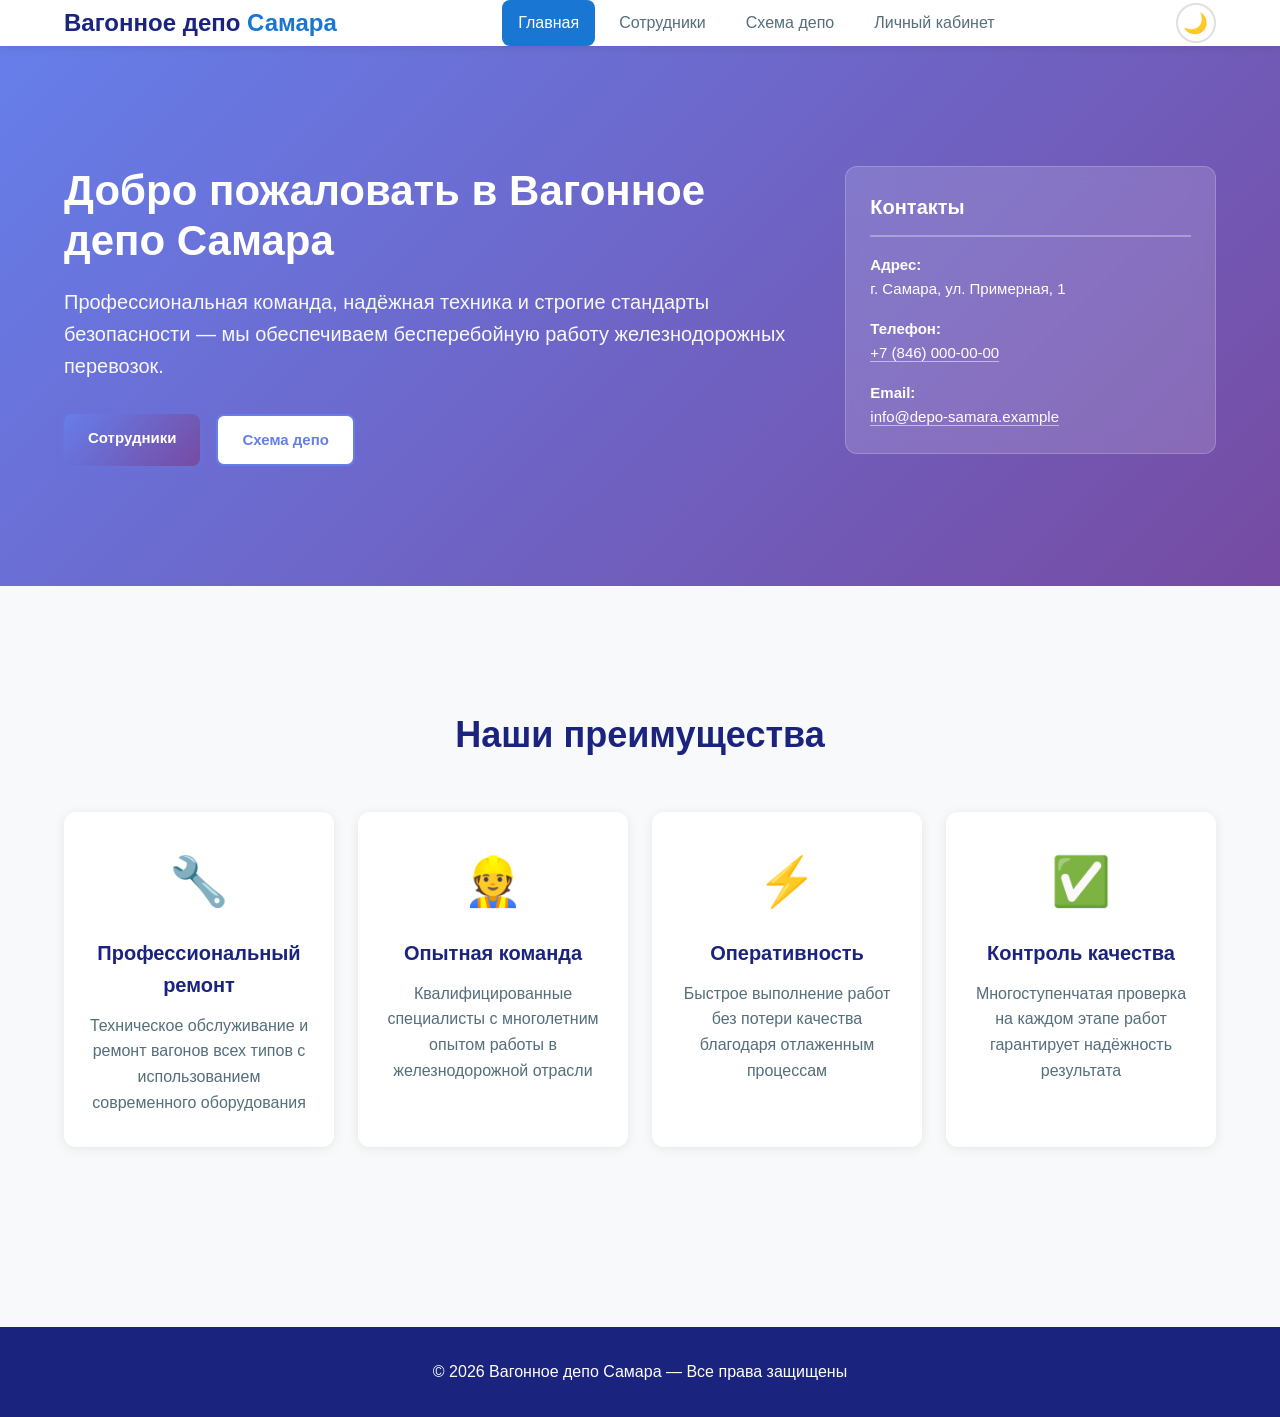
<file: docs/index.html>
<!doctype html>
<html lang="ru">
<head>
  <meta charset="utf-8">
  <meta name="viewport" content="width=device-width,initial-scale=1">
  <title>Вагонное депо Самара</title>
  <link rel="stylesheet" href="styles.css?v=8">
  <script src="site.js"></script>
</head>
<body>
  <header class="site-header">
    <div class="container header-inner">
      <h1 class="logo">Вагонное депо <span>Самара</span></h1>
      <nav class="nav top-nav">
        <a href="index.html" class="active">Главная</a>
        <a href="team.html">Сотрудники</a>
        <a href="scheme.html">Схема депо</a>
        <a href="profile.html">Личный кабинет</a>
      </nav>
    </div>
  </header>

  <main>
    <section id="home" class="hero">
      <div class="container hero-inner">
        <div class="hero-text">
          <h2>Добро пожаловать в Вагонное депо Самара</h2>
          <p class="lead">Профессиональная команда, надёжная техника и строгие стандарты безопасности — мы обеспечиваем бесперебойную работу железнодорожных перевозок.</p>
          <div class="hero-buttons">
            <a href="team.html" class="btn btn-primary">Сотрудники</a>
            <a href="scheme.html" class="btn btn-secondary">Схема депо</a>
          </div>
        </div>
        <aside class="contact-card">
          <h4>Контакты</h4>
          <p><strong>Адрес:</strong><br>г. Самара, ул. Примерная, 1</p>
          <p><strong>Телефон:</strong><br><a href="tel:+78460000000">+7 (846) 000-00-00</a></p>
          <p><strong>Email:</strong><br><a href="mailto:info@depo-samara.example">info@depo-samara.example</a></p>
        </aside>
      </div>
    </section>

    <section class="features">
      <div class="container">
        <h3 class="section-title">Наши преимущества</h3>
        <div class="features-grid">
          <div class="feature-card">
            <div class="feature-icon">🔧</div>
            <h4>Профессиональный ремонт</h4>
            <p>Техническое обслуживание и ремонт вагонов всех типов с использованием современного оборудования</p>
          </div>
          <div class="feature-card">
            <div class="feature-icon">👷</div>
            <h4>Опытная команда</h4>
            <p>Квалифицированные специалисты с многолетним опытом работы в железнодорожной отрасли</p>
          </div>
          <div class="feature-card">
            <div class="feature-icon">⚡</div>
            <h4>Оперативность</h4>
            <p>Быстрое выполнение работ без потери качества благодаря отлаженным процессам</p>
          </div>
          <div class="feature-card">
            <div class="feature-icon">✅</div>
            <h4>Контроль качества</h4>
            <p>Многоступенчатая проверка на каждом этапе работ гарантирует надёжность результата</p>
          </div>
        </div>
      </div>
    </section>
  </main>

  <footer class="site-footer">
    <div class="container">
      <p>© 2026 Вагонное депо Самара — Все права защищены</p>
    </div>
  </footer>
</body>
</html>
</file>
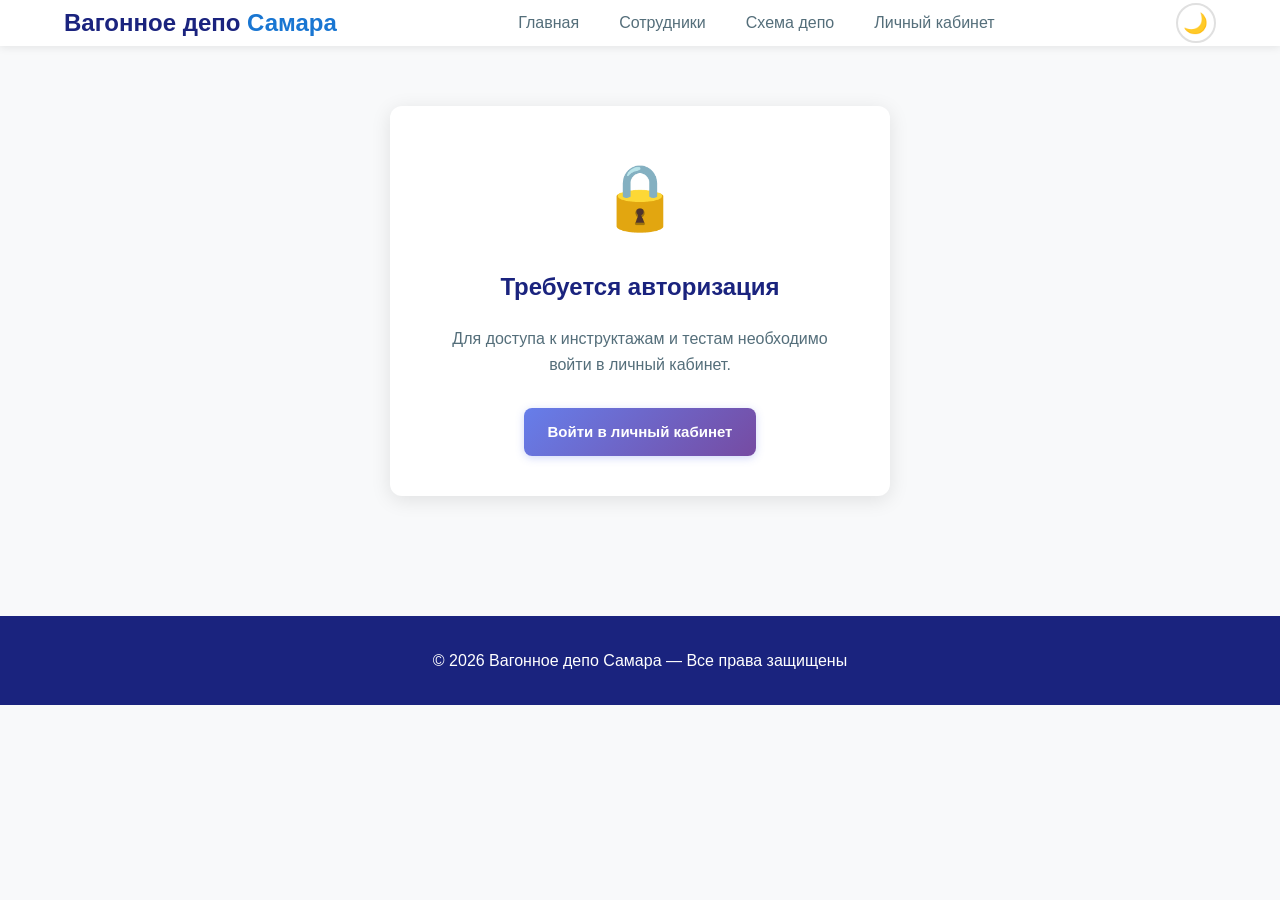
<file: docs/instructions.html>
<!doctype html>
<html lang="ru">
<head>
  <meta charset="utf-8">
  <meta name="viewport" content="width=device-width,initial-scale=1">
  <title>Инструктаж — Вагонное депо Самара</title>
  <link rel="stylesheet" href="styles.css?v=8">
  <script src="site.js"></script>
</head>
<body class="page-instructions">
  <header class="site-header">
    <div class="container header-inner">
      <h1 class="logo">Вагонное депо <span>Самара</span></h1>
      <nav class="nav top-nav">
        <a href="index.html">Главная</a>
        <a href="team.html">Сотрудники</a>
        <a href="scheme.html">Схема депо</a>
        <a href="profile.html">Личный кабинет</a>
      </nav>
    </div>
  </header>

  <!-- Auth gate: показывается, если пользователь не авторизован -->
  <div id="auth-gate" style="display:none;">
    <main class="container" style="text-align:center; padding:60px 20px;">
      <div style="max-width:500px; margin:0 auto; padding:40px; background:#fff; border-radius:12px; box-shadow:0 4px 20px rgba(0,0,0,0.1);">
        <div style="font-size:64px; margin-bottom:20px;">🔒</div>
        <h2 style="margin-bottom:20px; color:#1a237e;">Требуется авторизация</h2>
        <p style="margin-bottom:30px; font-size:16px; color:#546e7a;">
          Для доступа к инструктажам и тестам необходимо войти в личный кабинет.
        </p>
        <a href="profile.html" class="btn btn-primary" style="display:inline-block;">
          Войти в личный кабинет
        </a>
      </div>
    </main>
  </div>

  <!-- Main content: показывается только авторизованным пользователям -->
  <div id="main-content">
    <main class="container">
      <h2>Инструктаж и тестирование</h2>

      <div class="instruction-intro">
        <p>Изучите инструкции по охране труда и пройдите обязательное тестирование. Нажмите на заголовок инструкции для просмотра полного текста.</p>
      </div>

      <details class="instr-details">
        <summary class="instr-summary" role="button" tabindex="0">📋 ИНСТРУКЦИЯ по охране труда для работников вагонного депо</summary>
        <div class="instr-content">
          <h3>1. ОБЩИЕ ТРЕБОВАНИЯ ОХРАНЫ ТРУДА</h3>
          <h4>1.1. Допуск к работе</h4>
          <p>К самостоятельной работе в вагонном депо допускаются лица не моложе 18 лет, прошедшие обязательный предварительный медицинский осмотр, вводный и первичный инструктажи на рабочем месте, стажировку и проверку знаний требований охраны труда. Работники, связанные с обслуживанием электроустановок, должны иметь соответствующую группу по электробезопасности (не ниже II).</p>

          <h4>1.2. Обязанности работника</h4>
          <p>Работник обязан:</p>
          <ul>
            <li>соблюдать Правила внутреннего трудового распорядка и установленный режим труда и отдыха;</li>
            <li>выполнять только ту работу, которая входит в его должностные обязанности или поручена мастером (бригадиром);</li>
            <li>знать и применять безопасные приемы труда, установленные технологическими процессами;</li>
            <li>проходить в установленном порядке повторные (не реже 1 раза в 3 месяца), внеплановые и целевые инструктажи по охране труда, а также обучение по оказанию первой помощи пострадавшим (не реже 1 раза в год).</li>
          </ul>

          <h4>1.3. Опасные и вредные производственные факторы</h4>
          <p>В процессе работы на работников депо могут воздействовать следующие опасные факторы:</p>
          <ul>
            <li>движущийся подвижной состав (вагоны, локомотивы), транспортные средства;</li>
            <li>повышенное напряжение в электрической цепи, замыкание которой может произойти через тело человека;</li>
            <li>расположение рабочего места на высоте (ремонт крышевого оборудования, котлов цистерн);</li>
            <li>повышенная загазованность и запыленность воздуха рабочей зоны;</li>
            <li>острые кромки, заусенцы, стружка (травмы рук);</li>
            <li>физические перегрузки при перемещении тяжестей.</li>
          </ul>

          <h4>1.4. Средства индивидуальной защиты (СИЗ)</h4>
          <p>Работник обеспечивается сертифицированными СИЗ:</p>
          <ul>
            <li>костюм хлопчатобумажный с маслонефтезащитной пропиткой;</li>
            <li>ботинки юфтевые на маслобензостойкой подошве (или сапоги);</li>
            <li>рукавицы комбинированные, перчатки резиновые;</li>
            <li>жилет сигнальный (при работе на путях);</li>
            <li>при необходимости: защитная каска, очки, респиратор, диэлектрические перчатки и галоши.</li>
          </ul>
          <p>Зимой дополнительно выдаются утепленные куртки и валенки (по климатическим поясам).</p>

          <h4>1.5. Правила поведения на территории депо</h4>
          <ul>
            <li>Проходить по территории депо только по установленным маршрутам, обозначенным указателями "Служебный проход".</li>
            <li>Быть внимательным в местах движения транспорта. При нахождении на железнодорожных путях соблюдать требования габарита.</li>
            <li>Не пересекать пути перед движущимся составом. Проходить между расцепленными вагонами только в тамбурах или в середине вагона (при расстоянии между автосцепками не менее 10 метров).</li>
          </ul>

          <h3>2. ТРЕБОВАНИЯ ОХРАНЫ ТРУДА ПЕРЕД НАЧАЛОМ РАБОТЫ</h3>
          <h4>2.1. Подготовка спецодежды и осмотр рабочего места</h4>
          <p>Перед началом работы работник обязан:</p>
          <ul>
            <li>Надеть исправную спецодежду и спецобувь. Застегнуть обшлага рукавов, заправить одежду так, чтобы она не свисала. Запрещается работать в расстегнутой или подвернутой одежде.</li>
            <li>Осмотреть рабочее место, убрать посторонние предметы, очистить проходы.</li>
            <li>Проверить исправность инструмента, приспособлений, подъемных механизмов (стропов, траверс), наличие на них трафаретов о дате испытания.</li>
          </ul>

          <h4>2.2. Осмотр оборудования и ограждений</h4>
          <p>Убедиться в наличии и исправности заземления корпусов электроприборов и оборудования. Проверить наличие и исправность ограждений вращающихся частей оборудования, защитных экранов. При работе на высоте (лестницы, стремянки) проверить наличие клейма о дате испытания и исправность ступеней.</p>

          <h4>2.3. Проверка освещения и вентиляции</h4>
          <p>Убедиться в достаточности освещения рабочей зоны. При работе в замкнутых пространствах (котлы цистерн, подвагоное пространство) проверить работу приточной и вытяжной вентиляции.</p>

          <h3>3. ТРЕБОВАНИЯ ОХРАНЫ ТРУДА ВО ВРЕМЯ РАБОТЫ</h3>
          <h4>3.1. Безопасность при ремонте и осмотре вагонов</h4>
          <p>Запрещается производить ремонт или находиться под вагоном при перемещении состава по путям депо. Перед началом ремонта ходовых частей, автосцепки или тормозного оборудования необходимо затормозить вагон тормозными башмаками (не менее двух) и вывесить сигнал "Не трогать — работают люди!". При подъеме вагона или его частей домкратами обязательно устанавливать надежные подставки (козлы). Запрещается работать под поднятым грузом без страховки.</p>

          <h4>3.2. Работа с грузоподъемными механизмами</h4>
          <p>Строповку деталей и узлов (тележек, колесных пар) производить только исправными стропами, соответствующими массе груза. Перед подъемом проверить устойчивость груза и надежность строповки. Находиться на безопасном расстоянии от перемещаемого груза, не становиться под груз и на пути его перемещения.</p>

          <h4>3.3. Электробезопасность и работа с инструментом</h4>
          <p>Переносные светильники должны быть напряжением не выше 42 В, а при работе в металлических резервуарах (котлах цистерн) — не выше 12 В. Запрещается пользоваться неисправным электроинструментом (с поврежденной изоляцией, вилкой, шнуром). Подключать электроинструмент к сети следует только через исправные розетки и штепсельные соединения. Не производить самостоятельно ремонт электрооборудования, не входящего в ваши обязанности. О неисправностях сообщать мастеру.</p>

          <h4>3.4. Требования пожарной безопасности</h4>
          <ul>
            <li>Курить только в специально отведенных и оборудованных местах.</li>
            <li>Не хранить промасленную ветошь на рабочих местах; собирать ее в металлические ящики с крышками и удалять по окончании смены.</li>
            <li>Не подходить с открытым огнем к легковоспламеняющимся жидкостям (керосин, масла) и газовым баллонам.</li>
            <li>Знать места расположения первичных средств пожаротушения (огнетушителей, пожарных кранов) и уметь ими пользоваться.</li>
          </ul>

          <h4>3.5. Ограничения по подъему тяжестей</h4>
          <p>Предельно допустимая масса поднимаемого и перемещаемого груза вручную:</p>
          <ul>
            <li>для мужчин: 15 кг — постоянно в течение смены, 30 кг — при чередовании с другой работой (до 2 раз в час);</li>
            <li>для женщин: 7 кг — постоянно, 10 кг — при чередовании.</li>
          </ul>

          <h3>4. ТРЕБОВАНИЯ ОХРАНЫ ТРУДА В АВАРИЙНЫХ СИТУАЦИЯХ И ПО ОКОНЧАНИИ РАБОТЫ</h3>
          <h4>4.1. Действия при несчастном случае</h4>
          <p>При несчастном случае немедленно прекратить работу, оказать первую помощь пострадавшему (использовать аптечку, находящуюся в доступном месте). Сохранить обстановку на месте происшествия (если это не угрожает жизни других), сообщить о случившемся мастеру или руководителю депо.</p>

          <h4>4.2. Действия при пожаре</h4>
          <p>Отключить электрооборудование, вызвать пожарную охрану (телефон 101) и сообщить руководству. Приступить к тушению первичными средствами пожаротушения (огнетушителем, песком), соблюдая правила безопасности.</p>

          <h4>4.3. Действия при сходе вагонов или разрыве контактной сети</h4>
          <p>Немедленно покинуть опасную зону. При обнаружении оборванного провода контактной сети не приближаться к нему ближе 8-10 метров из-за опасности шагового напряжения. Сообщить дежурному по депо.</p>

          <h4>4.4. По окончании работы</h4>
          <p>Отключить оборудование, привести в порядок рабочее место. Убрать инструмент, приспособления в отведенные места (шкафы, ящики). Снять спецодежду, очистить ее от загрязнений и убрать в гардеробный шкаф. Запрещается выносить спецодежду за пределы депо. Вымыть руки и лицо с мылом, принять душ (при наличии душевой).</p>

          <p><em>Инструкция разработана на основании нормативных документов: ПОТ РО-32-ЦВ-400-96, СТО РЖД 15.011-2015, рекомендаций по проведению инструктажей и типовых отраслевых норм выдачи СИЗ.</em></p>
        </div>
      </details>

      <details class="instr-details">
        <summary class="instr-summary" role="button" tabindex="0">ПРАВИЛА ВНУТРЕННЕГО ТРУДОВОГО РАСПОРЯДКА — Вагонное депо Самара</summary>
        <div class="instr-content">
          <h3>ПРАВИЛА ВНУТРЕННЕГО ТРУДОВОГО РАСПОРЯДКА Вагонного депо Самара</h3>
          <h4>1. ОБЩИЕ ПОЛОЖЕНИЯ</h4>
          <p>1.1. Настоящие Правила разработаны в соответствии с Трудовым кодексом РФ, Уставом ОАО "РЖД" и иными нормативными актами, регламентирующими деятельность вагонного депо.</p>
          <p>1.2. Правила направлены на:</p>
          <ul>
            <li>укрепление производственной и технологической дисциплины;</li>
            <li>обеспечение ритмичной работы депо и выполнения сменных заданий;</li>
            <li>рациональное использование рабочего времени, оборудования и материалов;</li>
            <li>организацию эффективного взаимодействия между цехами, участками и сменами.</li>
          </ul>
          <p>1.3. Действие Правил распространяется на всех работников депо, включая руководителей, специалистов, служащих и рабочих, как состоящих в штате, так и работающих по совместительству.</p>

          <h4>2. ПОРЯДОК ПРИЕМА, ПЕРЕВОДА И УВОЛЬНЕНИЯ</h4>
          <p>2.1. При приеме на работу работник обязан ознакомиться с настоящими Правилами под подпись.</p>
          <p>2.2. Испытательный срок для вновь принятых рабочих устанавливается продолжительностью до 3 месяцев, для руководящих должностей — до 6 месяцев. В период испытательного срока работник обязан освоить технологический процесс на закрепленном участке.</p>
          <p>2.3. Перевод работника из одного цеха (участка) в другой, а также перевод на работу в другую смену производится только с письменного согласия работника и оформляется приказом начальника депо. В случае производственной необходимости (авария, простой, срочный ремонт) перевод допускается без согласия на срок до одного месяца.</p>
          <p>2.4. Основанием для увольнения за нарушение трудовой дисциплины является:</p>
          <ul>
            <li>неоднократное неисполнение трудовых обязанностей без уважительных причин;</li>
            <li>прогул (отсутствие на рабочем месте более 4 часов подряд без уважительной причины);</li>
            <li>появление на работе в состоянии алкогольного, наркотического или иного токсического опьянения;</li>
            <li>совершение хищения имущества депо или ОАО "РЖД", установленного вступившим в законную силу приговором суда.</li>
          </ul>

          <h4>3. РЕЖИМ РАБОТЫ И ВРЕМЯ ОТДЫХА</h4>
          <p>3.1. В депо устанавливается многосменный режим работы. Продолжительность рабочей недели — 40 часов.</p>
          <p>3.2. График сменности утверждается начальником депо и доводится до сведения работников не позднее чем за один месяц до введения его в действие. Виды смен:</p>
          <ul>
            <li>Дневная смена: с 08:00 до 17:00 (перерыв с 12:00 до 13:00);</li>
            <li>Вечерняя смена: с 17:00 до 01:00 (перерыв с 21:00 до 22:00);</li>
            <li>Ночная смена: с 01:00 до 08:00 (перерыв с 03:00 до 04:00).</li>
          </ul>
          <p>3.3. Перерыв для отдыха и питания предоставляется продолжительностью 1 час. Время перерыва устанавливается графиком сменности. Работник вправе использовать перерыв по своему усмотрению, но не вправе покидать территорию депо без разрешения мастера (бригадира), если это может привести к нарушению технологического цикла.</p>
          <p>3.4. Выходные дни предоставляются в соответствии с графиком сменности. Работа в выходные и праздничные дни допускается в исключительных случаях по письменному распоряжению начальника депо и оплачивается в двойном размере либо компенсируется дополнительным днем отдыха.</p>
          <p>3.5. Опоздание на работу (в том числе из перерыва) фиксируется в табеле учета рабочего времени и является нарушением трудовой дисциплины. При задержке более чем на 30 минут работник обязан уведомить мастера или диспетчера депо по телефону.</p>

          <h4>4. ОБЯЗАННОСТИ РАБОТНИКОВ</h4>
          <p>4.1. Общие обязанности:</p>
          <ul>
            <li>Добросовестно исполнять трудовые обязанности, определенные трудовым договором и должностной инструкцией.</li>
            <li>Соблюдать технологическую дисциплину: выполнять ремонт и техническое обслуживание вагонов строго в соответствии с технологическими картами и руководящими документами ОАО "РЖД".</li>
            <li>Бережно относиться к имуществу депо, инструменту, приборам контроля (дефектоскопы, измерительные приборы), расходным материалам.</li>
            <li>Содержать в чистоте закрепленное оборудование, инструмент и рабочее место.</li>
            <li>Проходить в установленные сроки периодические медицинские осмотры (предварительные, периодические, предсменные).</li>
          </ul>
          <p>4.2. Обязанности при приеме-сдаче смены:</p>
          <ul>
            <li>Принять смену: ознакомиться с состоянием оборудования, наличием незавершенного ремонта, записями в журнале технического состояния (формуляр).</li>
            <li>Сделать запись в сменном журнале о выявленных неисправностях, недостатках, а также о расходе материалов и запасных частей.</li>
            <li>Запрещается оставлять рабочее место без сдачи смены при непрерывном технологическом процессе (посты осмотрщиков вагонов, колесотокарные станки, дефектоскопные установки).</li>
          </ul>
          <p>4.3. Обязанности по сохранности документации:</p>
          <ul>
            <li>Не допускать утери или порчи технологической документации (чертежей, схем, журналов установленной формы, формуляров на вагоны).</li>
            <li>Заполнять учетные формы (ремонтные карты, акты формы ВУ-23, ВУ-25) разборчиво, без исправлений, с указанием фактически выполненных работ и установленных деталей.</li>
          </ul>

          <h4>5. ЗАПРЕТЫ И ОГРАНИЧЕНИЯ</h4>
          <p>5.1. Запрещается:</p>
          <ul>
            <li>Самовольно оставлять рабочее место (в том числе для курения, приема пищи) без разрешения мастера или бригадира.</li>
            <li>Использовать инструмент, оборудование и материалы в личных целях.</li>
            <li>Выносить за пределы депо запасные части, детали, узлы (колесные пары, автосцепки, тормозное оборудование), инструмент, а также металлолом без оформления пропуска или товарно-транспортной накладной.</li>
            <li>Допускать на рабочее место посторонних лиц (не работников депо) без разрешения начальника депо или руководителя смены.</li>
            <li>Употреблять спиртные напитки, появляться на рабочем месте или территории депо в состоянии опьянения. При появлении в состоянии опьянения работник немедленно отстраняется от работы с составлением акта.</li>
          </ul>
          <p>5.2. Ограничения:</p>
          <ul>
            <li>Проход на территорию депо осуществляется через контрольно-пропускной пункт (КПП) по пропускам. Провоз крупногабаритных предметов — только по письменному разрешению.</li>
            <li>Передвижение по территории на личном автотранспорте допускается только по специальным пропускам с соблюдением установленных скоростного режима (не более 15 км/ч) и схемы движения.</li>
          </ul>

          <h4>6. МАТЕРИАЛЬНАЯ ОТВЕТСТВЕННОСТЬ</h4>
          <p>6.1. Работники несут материальную ответственность за ущерб, причиненный депо, в соответствии с Трудовым кодексом РФ.</p>
          <p>6.2. С работниками, занятыми на работах, связанных с хранением, обработкой, отпуском материальных ценностей (кладовщики, приемщики вагонов, мастера), заключается договор о полной индивидуальной материальной ответственности.</p>
          <p>6.3. Порядок возмещения ущерба:</p>
          <ul>
            <li>При выявлении недостачи или порчи имущества проводится служебное расследование приказом начальника депо.</li>
            <li>Ущерб возмещается путем удержания из заработной платы (на основании приказа) или добровольного возмещения.</li>
            <li>За умышленную порчу или хищение имущества работник привлекается к дисциплинарной и (или) уголовной ответственности.</li>
          </ul>

          <h4>7. ПООЩРЕНИЯ И ВЗЫСКАНИЯ</h4>
          <p>7.1. Меры поощрения:</p>
          <ul>
            <li>За образцовое выполнение трудовых обязанностей, повышение производительности труда, улучшение качества ремонта вагонов, новаторство, продолжительную и безупречную работу применяются следующие поощрения: объявление благодарности; выдача премии (в соответствии с Положением об оплате труда и премировании); награждение ценным подарком; награждение Почетной грамотой; представление к званию "Лучший по профессии" (с занесением на Доску почета).</li>
          </ul>
          <p>7.2. Меры дисциплинарного взыскания:</p>
          <ul>
            <li>За совершение дисциплинарного проступка работодатель имеет право применить взыскания: замечание; выговор; увольнение по соответствующим основаниям.</li>
          </ul>
          <p>7.3. Дисциплинарными проступками в депо признаются: производственные, дисциплинарные и режимные нарушения, перечисленные в пунктах.</p>
          <p>7.4. Порядок применения взысканий: До применения взыскания работодатель затребует письменное объяснение. Если по истечении двух рабочих дней объяснение не предоставлено, составляется соответствующий акт. Приказ о взыскании объявляется работнику под подпись в течение трех рабочих дней.</p>

          <h4>8. ОРГАНИЗАЦИЯ БЫТОВОГО ОБСЛУЖИВАНИЯ</h4>
          <p>8.1. Работникам депо предоставляются следующие бытовые помещения: гардеробные для хранения личной и специальной одежды (раздельно); душевые; комната приема пищи (оборудованная электроплитой, СВЧ-печью, холодильником, кулером с питьевой водой); комната отдыха (для работников, занятых в ночную смену).</p>
          <p>8.2. Порядок пользования бытовыми помещениями: запрещается хранить личные вещи в производственных зонах, у станков, на рабочих местах; запрещается принимать пищу непосредственно у рабочего места — только в специально отведенной комнате; работники обязаны соблюдать чистоту в бытовых помещениях, бережно относиться к сантехническому и бытовому оборудованию.</p>

          <h4>9. ЗАКЛЮЧИТЕЛЬНЫЕ ПОЛОЖЕНИЯ</h4>
          <p>9.1. Настоящие Правила вступают в силу с момента утверждения начальником депо.</p>
          <p>9.2. Контроль за соблюдением Правил возлагается на руководителей цехов, участков, мастеров и специалиста по кадрам.</p>
          <p>9.3. С Правилами внутреннего трудового распорядка должны быть ознакомлены под подпись: все вновь принимаемые работники (до подписания трудового договора); работники, переведенные из других подразделений; работники при изменении действующей редакции Правил.</p>
        </div>
      </details>

      <details class="instr-details">
        <summary class="instr-summary" role="button" tabindex="0">🔥 ИНСТРУКЦИЯ по пожарной безопасности в вагонном депо</summary>
        <div class="instr-content">
          <h3>1. ОБЩИЕ ПОЛОЖЕНИЯ</h3>
          <h4>1.1. Область применения</h4>
          <p>Настоящая Инструкция устанавливает требования пожарной безопасности для работников вагонного депо Самара и является обязательной для выполнения всеми работниками, а также лицами, временно находящимися на территории депо (подрядчики, практиканты, посетители).</p>
          <p>Инструкция разработана в соответствии с:</p>
          <ul>
            <li>Федеральный закон от 21.12.1994 № 69-ФЗ «О пожарной безопасности»;</li>
            <li>Правила противопожарного режима в Российской Федерации (утв. Постановлением Правительства РФ от 16.09.2020 № 1479);</li>
            <li>СТО РЖД 15.003-2014 «Система управления пожарной безопасностью»;</li>
            <li>Инструкция по обеспечению пожарной безопасности в вагонах пассажирского парка (ЦЛ-ЦУО/175).</li>
          </ul>

          <h4>1.2. Ответственность</h4>
          <p>Персональную ответственность за обеспечение пожарной безопасности несёт начальник депо. Ответственные за пожарную безопасность в цехах и на участках назначаются приказом начальника депо. Каждый работник обязан знать и соблюдать требования пожарной безопасности на своём рабочем месте, уметь пользоваться первичными средствами пожаротушения.</p>

          <h4>1.3. Обучение и инструктажи</h4>
          <p>Все работники проходят:</p>
          <ul>
            <li>вводный противопожарный инструктаж — при приёме на работу;</li>
            <li>первичный противопожарный инструктаж — на рабочем месте;</li>
            <li>повторный — не реже 1 раза в 6 месяцев (для работников взрывопожароопасных участков — не реже 1 раза в 3 месяца);</li>
            <li>внеплановый — при изменении технологического процесса, после пожара или аварии, при нарушении требований пожарной безопасности;</li>
            <li>целевой — перед проведением огневых, временных пожароопасных работ.</li>
          </ul>
          <p>Результаты инструктажей фиксируются в журнале учёта инструктажей по пожарной безопасности с подписями инструктирующего и инструктируемого.</p>

          <h3>2. ТРЕБОВАНИЯ К ТЕРРИТОРИИ И ПОМЕЩЕНИЯМ</h3>
          <h4>2.1. Территория депо</h4>
          <ul>
            <li>Территория должна содержаться в чистоте. Горючие отходы, мусор, опавшая листва убираются ежедневно.</li>
            <li>Подъезды к зданиям, сооружениям, пожарным водоисточникам (гидрантам, водоёмам) должны быть свободны для проезда пожарной техники. Ширина проезда — не менее 3,5 метров.</li>
            <li>На территории запрещается разводить костры, сжигать мусор и отходы.</li>
            <li>Запрещается устанавливать временные строения, киоски, навесы в противопожарных разрывах между зданиями.</li>
            <li>В зимнее время пожарные гидранты должны быть очищены от снега и наледи, к ним обеспечивается свободный подъезд.</li>
          </ul>

          <h4>2.2. Производственные помещения и цеха</h4>
          <ul>
            <li>Все помещения должны быть обеспечены первичными средствами пожаротушения в соответствии с нормами.</li>
            <li>Эвакуационные пути и выходы должны быть свободны, не загромождены оборудованием, материалами, готовой продукцией. Двери эвакуационных выходов должны открываться по направлению выхода из здания.</li>
            <li>Запрещается использовать чердаки, подвалы, технические этажи для хранения продукции, оборудования и других предметов.</li>
            <li>В помещениях на видных местах вывешиваются таблички с номером телефона вызова пожарной охраны (101, 112), планы эвакуации при пожаре.</li>
            <li>Электрические сети и оборудование должны эксплуатироваться в соответствии с ПУЭ. Запрещается эксплуатировать провода и кабели с повреждённой изоляцией, использовать некалиброванные плавкие вставки и самодельные предохранители.</li>
          </ul>

          <h4>2.3. Складские помещения</h4>
          <ul>
            <li>Хранение материалов и веществ осуществляется с учётом их пожароопасных свойств и совместимости.</li>
            <li>ЛВЖ и ГЖ хранятся в специально оборудованных складах с соблюдением установленных норм хранения.</li>
            <li>Расстояние от светильников до хранимых товаров — не менее 0,5 м.</li>
            <li>Запрещается хранить в одном помещении вещества и материалы, которые при взаимодействии способны воспламеняться.</li>
          </ul>

          <h3>3. КУРЕНИЕ, ОГНЕВЫЕ И ПОЖАРООПАСНЫЕ РАБОТЫ</h3>
          <h4>3.1. Курение</h4>
          <p>Курение на территории и в помещениях депо допускается <strong>только в специально оборудованных местах</strong>, обозначенных знаком «Место для курения» и оснащённых урнами из негорючего материала.</p>
          <p>Запрещается курить:</p>
          <ul>
            <li>в производственных цехах, мастерских, на ремонтных позициях;</li>
            <li>в складских помещениях;</li>
            <li>вблизи мест хранения и применения ЛВЖ и ГЖ;</li>
            <li>на расстоянии менее 15 м от мест слива-налива горючих жидкостей;</li>
            <li>в вагонах (как ремонтируемых, так и подготавливаемых к перевозке).</li>
          </ul>

          <h4>3.2. Огневые работы</h4>
          <p>К огневым работам относятся: электросварка, газосварка, газорезка, бензорезка, работы с паяльными лампами, разогрев битума и мастик.</p>
          <ul>
            <li>Огневые работы на временных местах проводятся только при наличии оформленного наряда-допуска.</li>
            <li>Перед началом работ необходимо: убрать горючие материалы в радиусе не менее 5 метров; обеспечить место огнетушителем, ведром с водой, ящиком с песком.</li>
            <li>Ответственное лицо обязано проверить место работ в течение 3 часов после их окончания.</li>
            <li>Запрещается проводить огневые работы на аппаратах, заполненных горючими веществами, и на свежеокрашенных конструкциях.</li>
          </ul>

          <h4>3.3. Промасленная ветошь и горючие отходы</h4>
          <ul>
            <li>Использованная промасленная ветошь собирается в металлические ящики с плотно закрывающимися крышками.</li>
            <li>По окончании смены ящики выносятся из производственных помещений в специально отведённые места.</li>
            <li>Запрещается оставлять промасленную ветошь на оборудовании, стеллажах, подоконниках.</li>
          </ul>

          <h3>4. ПЕРВИЧНЫЕ СРЕДСТВА ПОЖАРОТУШЕНИЯ</h3>
          <h4>4.1. Виды и размещение</h4>
          <ul>
            <li><strong>Огнетушители порошковые (ОП-4, ОП-5, ОП-8)</strong> — для тушения классов А, В, С и электроустановок до 1000 В;</li>
            <li><strong>Огнетушители углекислотные (ОУ-3, ОУ-5)</strong> — для электроустановок, электронного оборудования, ЛВЖ;</li>
            <li><strong>Огнетушители водные (ОВ-10)</strong> — для твёрдых горючих материалов. <em>Запрещается применять для электроустановок и ЛВЖ;</em></li>
            <li><strong>Ящики с песком</strong> (не менее 0,5 м³) — для тушения разлитых ЛВЖ и ГЖ;</li>
            <li><strong>Пожарные щиты</strong> (вёдра, лом, багор, топор);</li>
            <li><strong>Пожарные краны</strong> внутреннего водопровода.</li>
          </ul>
          <p>Огнетушители размещаются на видных местах вблизи от выходов на высоте не более 1,5 м от пола.</p>

          <h4>4.2. Проверка и обслуживание</h4>
          <ul>
            <li>Визуальный осмотр — не реже 1 раза в квартал.</li>
            <li>Перезарядка — в соответствии с паспортом (порошковые и углекислотные — не реже 1 раза в 5 лет).</li>
            <li>Запрещается использовать огнетушители с истёкшим сроком годности или повреждённым корпусом.</li>
          </ul>

          <h4>4.3. Правила применения</h4>
          <p><strong>Порошковый (ОП):</strong> выдернуть чеку → направить сопло → нажать рычаг → тушить с расстояния 3–4 м от края к центру.</p>
          <p><strong>Углекислотный (ОУ):</strong> выдернуть чеку → направить раструб → нажать рычаг. <em>Не браться за раструб голой рукой (до –70 °С).</em></p>
          <p><strong>Водный (ОВ):</strong> выдернуть чеку → направить → нажать. <em>Категорически запрещается</em> тушить водой электроустановки и горящие ЛВЖ.</p>

          <h3>5. ДЕЙСТВИЯ ПРИ ПОЖАРЕ</h3>
          <h4>5.1. Порядок действий</h4>
          <ol>
            <li><strong>Немедленно сообщить</strong> в пожарную охрану по телефону <strong>101</strong> (с мобильного — <strong>112</strong>), назвав адрес, место пожара, фамилию.</li>
            <li><strong>Сообщить</strong> руководителю (мастеру, начальнику смены, дежурному по депо).</li>
            <li><strong>Принять меры</strong> по эвакуации людей из опасной зоны.</li>
            <li><strong>При возможности</strong> приступить к тушению первичными средствами, не подвергая жизнь опасности.</li>
            <li><strong>Отключить</strong> электрооборудование в зоне пожара.</li>
            <li><strong>Обеспечить встречу</strong> пожарных подразделений, указать путь к очагу и расположение гидрантов.</li>
          </ol>

          <h4>5.2. Эвакуация</h4>
          <ul>
            <li>Эвакуация проводится по маршрутам, обозначенным на планах эвакуации.</li>
            <li>При задымлении передвигаться пригнувшись, прикрыть рот и нос влажной тканью.</li>
            <li>Запрещается при пожаре пользоваться лифтами.</li>
            <li>Место сбора — площадка у центрального КПП.</li>
          </ul>

          <h4>5.3. Особенности тушения в депо</h4>
          <ul>
            <li>Горящий вагон — отцепить от состава, удалить на 100 м. Обесточить контактную сеть.</li>
            <li>ЛВЖ — тушить порошковыми огнетушителями, песком, кошмой. <em>Запрещается тушить водой.</em></li>
            <li>Электрооборудование — отключить питание, тушить углекислотными или порошковыми огнетушителями.</li>
            <li>Газовые баллоны — эвакуировать людей на 50 м, тушение — только силами пожарной охраны.</li>
          </ul>

          <h3>6. ОТВЕТСТВЕННОСТЬ</h3>
          <ul>
            <li><strong>Дисциплинарная</strong> — замечание, выговор, увольнение (ст. 192 ТК РФ);</li>
            <li><strong>Административная</strong> — штраф от 6 000 до 50 000 руб. на должностных лиц (ст. 20.4 КоАП РФ);</li>
            <li><strong>Уголовная</strong> — за причинение тяжкого вреда здоровью или смерть (ст. 219 УК РФ).</li>
          </ul>

          <p><em>Инструкция разработана на основании: ФЗ № 69-ФЗ, ПП РФ № 1479, СТО РЖД 15.003-2014, НПБ 105-03, инструкции ЦЛ-ЦУО/175.</em></p>
        </div>
      </details>

      <h3>Обязательное тестирование</h3>
      <p style="margin-bottom:30px;">Для завершения инструктажа необходимо пройти тесты и набрать не менее 80% правильных ответов.</p>

      <div class="tests-grid">
        <div class="test-card">
          <div class="test-icon">📝</div>
          <h3 class="test-title">Правила безопасности</h3>
          <p class="test-desc">Тест на знание правил охраны труда и техники безопасности в вагонном депо.</p>
          <a href="test1.html" class="btn btn-primary">Пройти тест</a>
        </div>
        <div class="test-card">
          <div class="test-icon">⚙️</div>
          <h3 class="test-title">Технические знания</h3>
          <p class="test-desc">Проверка знаний технологических процессов и устройства вагонов.</p>
          <a href="test2.html" class="btn btn-primary">Пройти тест</a>
        </div>
        <div class="test-card">
          <div class="test-icon">🔥</div>
          <h3 class="test-title">Пожарная безопасность</h3>
          <p class="test-desc">Тест на знание правил пожарной безопасности, средств пожаротушения и действий при пожаре.</p>
          <a href="test3.html" class="btn btn-primary">Пройти тест</a>
        </div>
      </div>
    </main>
  </div>

  <footer class="site-footer">
    <div class="container">
      <p>© 2026 Вагонное депо Самара — Все права защищены</p>
    </div>
  </footer>

  <script>
    // Проверка авторизации
    (function() {
      const currentUser = localStorage.getItem('currentUser');
      const authGate = document.getElementById('auth-gate');
      const mainContent = document.getElementById('main-content');
      
      if (!currentUser) {
        // Пользователь не авторизован — показываем auth-gate
        authGate.style.display = 'block';
        mainContent.style.display = 'none';
      } else {
        // Пользователь авторизован — показываем контент
        authGate.style.display = 'none';
        mainContent.style.display = 'block';
      }
    })();
  </script>
</body>
</html>
</file>
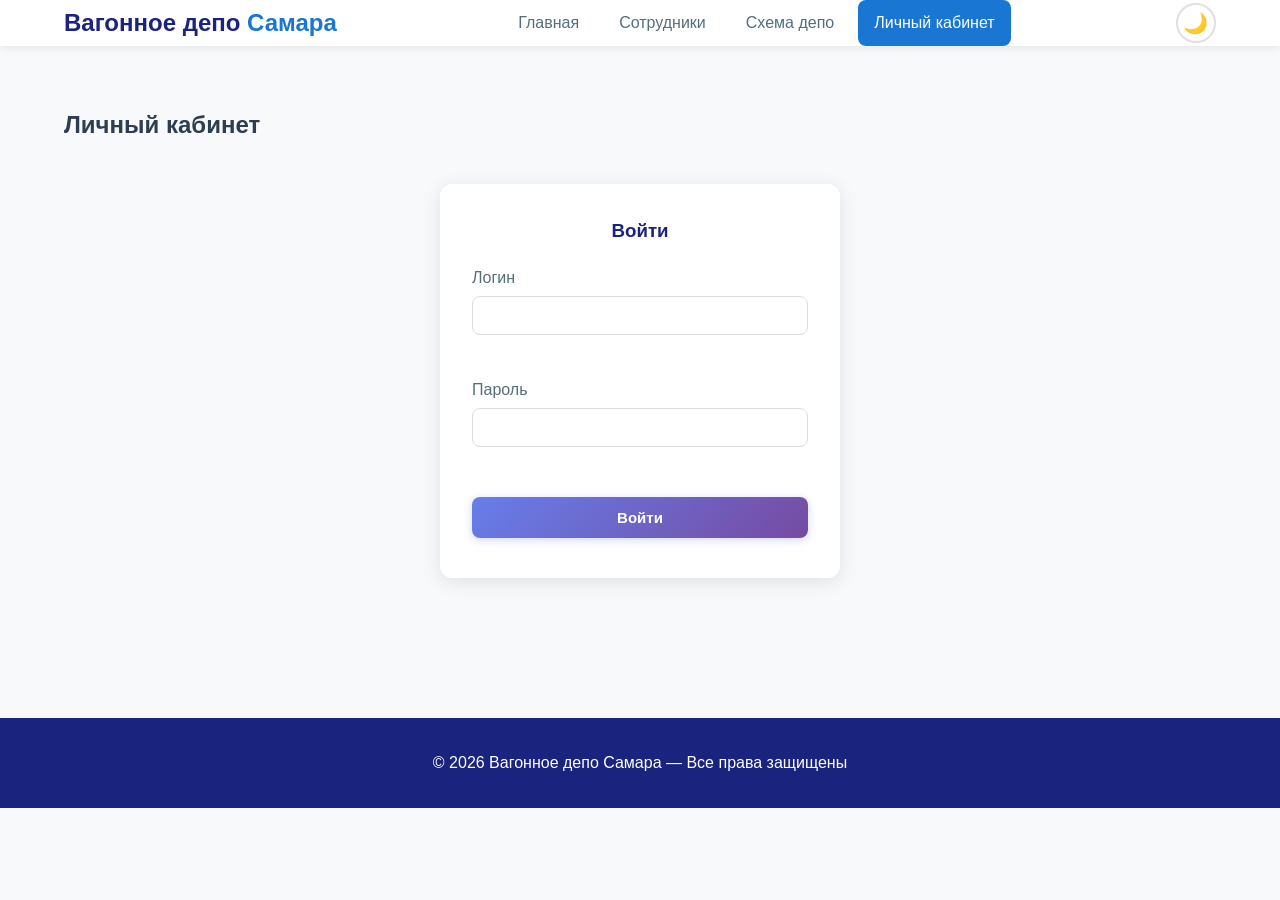
<file: docs/profile.html>
<!doctype html>
<html lang="ru">
<head>
  <meta charset="utf-8">
  <meta name="viewport" content="width=device-width,initial-scale=1">
  <meta name="api-base" content="">
  <title>Личный кабинет — Вагонное депо Самара</title>
  <link rel="stylesheet" href="styles.css?v=8">
  <script src="site.js"></script>
</head>
<body class="page-tests">
  <header class="site-header">
    <div class="container header-inner">
      <h1 class="logo">Вагонное депо <span>Самара</span></h1>
      <nav class="nav top-nav">
        <a href="index.html">Главная</a>
        <a href="team.html">Сотрудники</a>
        <a href="scheme.html">Схема депо</a>
        <a href="profile.html" class="active">Личный кабинет</a>
      </nav>
    </div>
  </header>

  <main class="container">
    <h2>Личный кабинет</h2>

    <!-- Login form -->
    <div id="login-box" class="login-card">
      <h3>Войти</h3>
      <form id="login-form" autocomplete="off" onsubmit="return false">
        <input type="text" name="fake_user" style="position:absolute;left:-9999px;top:auto;width:1px;height:1px;" aria-hidden="true">
        <input type="password" name="fake_pass" style="position:absolute;left:-9999px;top:auto;width:1px;height:1px;" aria-hidden="true">
        <label>Логин <input id="username" name="user_field" autocomplete="off"></label><br>
        <label>Пароль <input id="password" name="pass_field" type="password" autocomplete="new-password"></label><br>
        <button id="login" class="btn btn-primary">Войти</button>
        <div id="login-msg" style="margin-top:8px;color:#b00"></div>
      </form>
    </div>

    <!-- Profile content with tabs -->
    <div id="profile" style="display:none;margin-top:18px">
      <div class="profile-header">
        <div class="profile-user-info">
          <img id="profile-photo-header" src="images/avatar1.svg" alt="photo" class="profile-avatar">
          <div>
            <h3 id="profile-username" style="margin:0 0 4px 0">Пользователь</h3>
            <p id="profile-position-header" style="margin:0;color:#666">Должность</p>
          </div>
        </div>
        <button id="logout" class="btn btn-secondary">Выйти</button>
      </div>

      <!-- Tabs navigation -->
      <div class="cabinet-tabs">
        <button class="tab-btn active" data-tab="profile-tab">📋 Профиль</button>
        <button class="tab-btn" data-tab="tasks-tab">✅ Задачи</button>
        <button class="tab-btn" data-tab="accounting-tab">💰 Бухгалтерия</button>
        <button class="tab-btn" data-tab="news-tab">📰 Новости</button>
        <button class="tab-btn" data-tab="notifications-tab">🔔 Уведомления</button>
      </div>

      <!-- Tab content -->
      <div class="tab-content">
        <!-- Profile Tab -->
        <div id="profile-tab" class="tab-pane active">
          <h3>Мой профиль</h3>
          <div class="profile-form">
            <div class="form-row">
              <div class="profile-photo-section">
                <img id="profile-photo" src="images/avatar1.svg" alt="photo" class="profile-photo-large">
              </div>
              <div class="profile-fields">
                <div class="form-group">
                  <label>ФИО</label>
                  <input id="full_name" class="form-input">
                </div>
                <div class="form-group">
                  <label>Должность</label>
                  <input id="position" class="form-input">
                </div>
                <div class="form-group">
                  <label>Наставник</label>
                  <input id="mentor" class="form-input">
                </div>
                <div class="form-group">
                  <label>Дата приёма</label>
                  <input id="hire_date" type="date" class="form-input">
                </div>
              </div>
            </div>
            <button id="save" class="btn btn-primary">💾 Сохранить изменения</button>
          </div>
        </div>

        <!-- Tasks Tab -->
        <div id="tasks-tab" class="tab-pane">
          <h3>Мои задачи</h3>
          <div class="tasks-section">
            <h4>Список задач</h4>
            <ul id="onboarding-list" class="tasks-list"></ul>
          </div>

          <div class="stats-section">
            <h4>Статистика выполнения</h4>
            <div id="stats" class="stats-card"></div>
          </div>

          <div class="test-summary-section" style="margin-bottom:32px">
            <h4>Лучшие результаты по тестам</h4>
            <div id="test-summary" class="test-summary-grid"></div>
          </div>

          <div class="history-section">
            <h4>История результатов тестов</h4>
            <ul id="stats-list" class="history-list"></ul>
          </div>
        </div>

        <!-- Accounting Tab -->
        <div id="accounting-tab" class="tab-pane">
          <h3>Бухгалтерия</h3>
          <div class="accounting-section">
            <h4>Зарплатная ведомость</h4>
            <p style="margin-bottom:16px">Для получения расчётного листка заполните форму ниже:</p>
            
            <div class="payroll-request-form">
              <label>Месяц:
                <select id="payroll-month" class="form-input">
                  <option value="1">Январь</option>
                  <option value="2">Февраль</option>
                  <option value="3">Март</option>
                  <option value="4">Апрель</option>
                  <option value="5">Май</option>
                  <option value="6">Июнь</option>
                  <option value="7">Июль</option>
                  <option value="8">Август</option>
                  <option value="9">Сентябрь</option>
                  <option value="10">Октябрь</option>
                  <option value="11">Ноябрь</option>
                  <option value="12">Декабрь</option>
                </select>
              </label>
              
              <label>Год:
                <select id="payroll-year" class="form-input">
                  <option value="2024">2024</option>
                  <option value="2025">2025</option>
                  <option value="2026">2026</option>
                </select>
              </label>
              
              <button id="request-payroll" class="btn btn-primary">Отправить запрос</button>
            </div>

            <h4 style="margin-top:32px">Список запрошенных ведомостей</h4>
            <ul id="payroll-requests-list" class="payroll-list"></ul>
          </div>
        </div>

        <!-- News Tab -->
        <div id="news-tab" class="tab-pane">
          <h3>Новости депо</h3>
          <div class="news-section">
            <article class="news-card">
              <div class="news-header">
                <span class="news-badge important">Важно</span>
                <span class="news-date">15 июня 2026</span>
              </div>
              <h4 class="news-title">🚧 КПП №1 уходит на ремонт</h4>
              <p class="news-content">
                Уважаемые коллеги! С 16 июня 2026 года контрольно-пропускной пункт №1 будет закрыт на плановый ремонт. 
                Ориентировочный срок завершения работ — 25 июня 2026 года. 
                <strong>Вход на территорию депо осуществляется только через КПП №2.</strong>
                Просим учитывать дополнительное время на проход. Приносим извинения за временные неудобства.
              </p>
            </article>

            <article class="news-card">
              <div class="news-header">
                <span class="news-badge info">Информация</span>
                <span class="news-date">10 июня 2026</span>
              </div>
              <h4 class="news-title">📅 График отпусков на 2027 год</h4>
              <p class="news-content">
                Напоминаем всем сотрудникам о необходимости подать заявки на отпуск на 2027 год до 20 декабря 2026 года. 
                Бланки заявлений можно получить в отделе кадров (кабинет 205).
              </p>
            </article>

            <article class="news-card">
              <div class="news-header">
                <span class="news-badge success">Поздравление</span>
                <span class="news-date">1 июня 2026</span>
              </div>
              <h4 class="news-title">🎉 Достижения мая</h4>
              <p class="news-content">
                Поздравляем бригаду №3 с перевыполнением месячного плана за май на 115%! 
                Особую благодарность выражаем бригадиру Петрову А.И. за отличную организацию работы.
              </p>
            </article>
          </div>
        </div>

        <!-- Notifications Tab -->
        <div id="notifications-tab" class="tab-pane">
          <h3>Уведомления</h3>
          <div class="notifications-section">
            <div class="notification-item unread">
              <div class="notification-icon">📋</div>
              <div class="notification-content">
                <h4>Новый инструктаж доступен</h4>
                <p>Добавлена инструкция по работе с новым оборудованием. Просьба ознакомиться до 20.06.2026</p>
                <span class="notification-time">2 часа назад</span>
              </div>
            </div>

            <div class="notification-item unread">
              <div class="notification-icon">✅</div>
              <div class="notification-content">
                <h4>Задача выполнена</h4>
                <p>Ваша задача "Пройти инструктаж" отмечена как выполненная</p>
                <span class="notification-time">1 день назад</span>
              </div>
            </div>

            <div class="notification-item">
              <div class="notification-icon">💰</div>
              <div class="notification-content">
                <h4>Расчётный листок готов</h4>
                <p>Расчётный листок за май 2026 года готов к получению</p>
                <span class="notification-time">3 дня назад</span>
              </div>
            </div>

            <div class="notification-item">
              <div class="notification-icon">🔔</div>
              <div class="notification-content">
                <h4>Напоминание</h4>
                <p>Не забудьте пройти ежеквартальный инструктаж по охране труда</p>
                <span class="notification-time">5 дней назад</span>
              </div>
            </div>
          </div>
        </div>
      </div>
    </div>
  </main>

  <footer class="site-footer">
    <div class="container">
      <p>© 2026 Вагонное депо Самара — Все права защищены</p>
    </div>
  </footer>

  <script>
    let currentUser = null;
    const API_BASE = (document.querySelector('meta[name="api-base"]')||{}).content || '';

    // Tab switching
    document.querySelectorAll('.tab-btn').forEach(btn => {
      btn.addEventListener('click', () => {
        const tabId = btn.getAttribute('data-tab');
        document.querySelectorAll('.tab-btn').forEach(b => b.classList.remove('active'));
        document.querySelectorAll('.tab-pane').forEach(p => p.classList.remove('active'));
        btn.classList.add('active');
        document.getElementById(tabId).classList.add('active');
      });
    });

    function renderOnboarding(list){
      const ul = document.getElementById('onboarding-list');
      ul.innerHTML = '';
      if(!list || !list.length){
        ul.innerHTML = '<li style="color:#666;list-style:none;">Нет активных задач</li>';
        return;
      }
      list.forEach(item => {
        const li = document.createElement('li');
        const cb = document.createElement('input');
        cb.type = 'checkbox';
        cb.checked = !!item.completed;
        cb.onchange = () => { item.completed = cb.checked; renderStats(list); };
        li.appendChild(cb);
        li.appendChild(document.createTextNode(' ' + item.title));
        ul.appendChild(li);
      });
    }

    function renderStats(list){
      const done = list.filter(i=>i.completed).length;
      const total = list.length;
      const percent = total > 0 ? Math.round(done/total*100) : 0;
      const el = document.getElementById('stats');
      el.innerHTML = `
        <div class="stat-item">
          <div class="stat-label">Выполнено задач</div>
          <div class="stat-value">${done} / ${total}</div>
        </div>
        <div class="stat-item">
          <div class="stat-label">Процент выполнения</div>
          <div class="stat-value">${percent}%</div>
        </div>
        <div class="progress-bar">
          <div class="progress-fill" style="width:${percent}%"></div>
        </div>
      `;
    }

    function renderTestSummary(stats){
      const container = document.getElementById('test-summary');
      const tests = [
        {name: 'Правила охраны труда', icon: '📝'},
        {name: 'Порядок работы депо', icon: '⚙️'},
        {name: 'Пожарная безопасность', icon: '🔥'}
      ];
      if(!stats || !stats.length){ container.innerHTML = '<p style="color:#666">Тесты ещё не пройдены</p>'; return; }
      container.innerHTML = tests.map(t => {
        const results = stats.filter(s => s.test === t.name);
        const best = results.length ? Math.max(...results.map(r => r.score)) : null;
        const attempts = results.length;
        const passed = best !== null && best >= 80;
        const statusClass = best === null ? 'not-taken' : (passed ? 'passed' : 'not-passed');
        const statusText = best === null ? 'Не пройден' : (passed ? 'Пройден ✅' : 'Не сдан ❌');
        return `
          <div class="test-summary-card ${statusClass}">
            <div class="test-summary-icon">${t.icon}</div>
            <div class="test-summary-info">
              <div class="test-summary-name">${t.name}</div>
              <div class="test-summary-score">${best !== null ? 'Лучший результат: ' + best + '%' : 'Ещё не пройден'}</div>
              <div class="test-summary-attempts">${attempts > 0 ? 'Попыток: ' + attempts : ''}</div>
            </div>
            <div class="test-summary-status ${statusClass}">${statusText}</div>
          </div>
        `;
      }).join('');
    }

    function renderHistory(stats){
      const ul = document.getElementById('stats-list'); ul.innerHTML = '';
      if(!stats || !stats.length){ ul.innerHTML = '<li style="color:#666;list-style:none;">История результатов пуста</li>'; return; }
      stats.slice().reverse().forEach(s => {
        const li = document.createElement('li');
        const date = new Date(s.ts||0);
        li.innerHTML = `
          <div class="history-item">
            <span class="history-test">${s.test}</span>
            <span class="history-score ${s.score >= 80 ? 'pass' : 'fail'}">${s.score}%</span>
            <span class="history-date">${date.toLocaleString('ru-RU')}</span>
          </div>
        `;
        ul.appendChild(li);
      });
    }

    function renderPayrollRequests(requests){
      const ul = document.getElementById('payroll-requests-list'); ul.innerHTML = '';
      if(!requests || !requests.length){ ul.innerHTML = '<li style="color:#666;list-style:none;">Запросов пока нет</li>'; return; }
      requests.slice().reverse().forEach(req => {
        const li = document.createElement('li');
        const date = new Date(req.ts||0);
        const monthNames = ['Январь','Февраль','Март','Апрель','Май','Июнь','Июль','Август','Сентябрь','Октябрь','Ноябрь','Декабрь'];
        const status = req.status || 'В обработке';
        const statusClass = status === 'Готово' ? 'status-ready' : 'status-processing';
        li.innerHTML = `
          <div class="payroll-item">
            <span class="payroll-period">${monthNames[req.month-1]} ${req.year}</span>
            <span class="payroll-status ${statusClass}">${status}</span>
            <span class="payroll-date">запрошено ${date.toLocaleDateString('ru-RU')}</span>
          </div>
        `;
        ul.appendChild(li);
      });
    }

    document.getElementById('login').addEventListener('click', ()=>{
      const username = document.getElementById('username').value;
      const password = document.getElementById('password').value;
      fetch(API_BASE + '/api/login', {method:'POST', headers:{'Content-Type':'application/json'}, body: JSON.stringify({username, password})})
        .then(r=>r.json())
        .then(data=>{
          if(data.ok){ currentUser = username; localStorage.setItem('currentUser', currentUser); if(window.updateInstructionsNav) window.updateInstructionsNav(); loadProfile(); }
          else { document.getElementById('login-msg').textContent = 'Неверные учётные данные'; }
        }).catch(()=>{document.getElementById('login-msg').textContent = 'Ошибка сервера';});
    });

    function loadProfile(){
      if(!currentUser){ const remembered = localStorage.getItem('currentUser'); if(remembered) currentUser = remembered; }
      if(!currentUser) return;
      fetch(API_BASE + `/api/profile/get?username=${encodeURIComponent(currentUser)}`).then(r=>r.json()).then(data=>{
        if(!data.ok) return; const user = data.user;
        document.getElementById('login-box').style.display='none'; document.getElementById('profile').style.display='block';
        document.getElementById('profile-username').textContent = user.full_name || currentUser;
        document.getElementById('profile-position-header').textContent = user.position || 'Сотрудник';
        document.getElementById('profile-photo-header').src = user.photo || 'images/avatar1.svg';
        document.getElementById('full_name').value = user.full_name || '';
        document.getElementById('profile-photo').src = user.photo || 'images/avatar1.svg';
        document.getElementById('position').value = user.position || '';
        document.getElementById('mentor').value = user.mentor || '';
        document.getElementById('hire_date').value = user.hire_date || '';
        renderOnboarding(user.onboarding || []); renderStats(user.onboarding || []); renderTestSummary(user.stats || []); renderHistory(user.stats || []); renderPayrollRequests(user.payroll_requests || []);
      });
    }

    document.getElementById('save').addEventListener('click', ()=>{
      const full_name = document.getElementById('full_name').value;
      const photo = document.getElementById('profile-photo').src;
      const position = document.getElementById('position').value;
      const mentor = document.getElementById('mentor').value;
      const hire_date = document.getElementById('hire_date').value;
      const ul = document.getElementById('onboarding-list'); const items = [];
      Array.from(ul.children).forEach((li, idx)=>{ const cb = li.querySelector('input[type=checkbox]'); if(cb){ const title = li.textContent.trim(); items.push({id: idx+1, title: title, completed: !!cb.checked}); } });
      fetch(API_BASE + '/api/profile/update', {method:'POST', headers:{'Content-Type':'application/json'}, body: JSON.stringify({username: currentUser, update:{full_name, onboarding: items, photo, position, mentor, hire_date}})})
        .then(r=>r.json()).then(resp=>{ if(resp.ok){ alert('✅ Профиль успешно сохранён'); loadProfile(); } });
    });

    document.getElementById('logout').addEventListener('click', ()=>{ currentUser = null; document.getElementById('profile').style.display='none'; document.getElementById('login-box').style.display='block'; localStorage.removeItem('currentUser'); if(window.updateInstructionsNav) window.updateInstructionsNav(); document.getElementById('username').value = ''; document.getElementById('password').value = ''; });

    document.getElementById('request-payroll').addEventListener('click', ()=>{
      const month = parseInt(document.getElementById('payroll-month').value);
      const year = parseInt(document.getElementById('payroll-year').value);
      const newRequest = { month: month, year: year, status: 'В обработке', ts: Date.now() };
      fetch(API_BASE + `/api/profile/get?username=${encodeURIComponent(currentUser)}`).then(r=>r.json()).then(data=>{ if(!data.ok) return; const requests = data.user.payroll_requests || []; requests.push(newRequest); return fetch(API_BASE + '/api/profile/update', { method:'POST', headers:{'Content-Type':'application/json'}, body: JSON.stringify({username: currentUser, update:{payroll_requests: requests}}) }); }).then(r=>r.json()).then(resp=>{ if(resp.ok){ alert('✅ Запрос отправлен'); loadProfile(); } }).catch(()=>alert('❌ Ошибка при отправке запроса'));
    });

    (function(){ const now = new Date(); document.getElementById('payroll-month').value = now.getMonth() + 1; document.getElementById('payroll-year').value = now.getFullYear(); })();

    (function(){ var remembered = localStorage.getItem('currentUser'); if(remembered){ currentUser = remembered; loadProfile(); } })();
  </script>
</body>
</html>
</file>
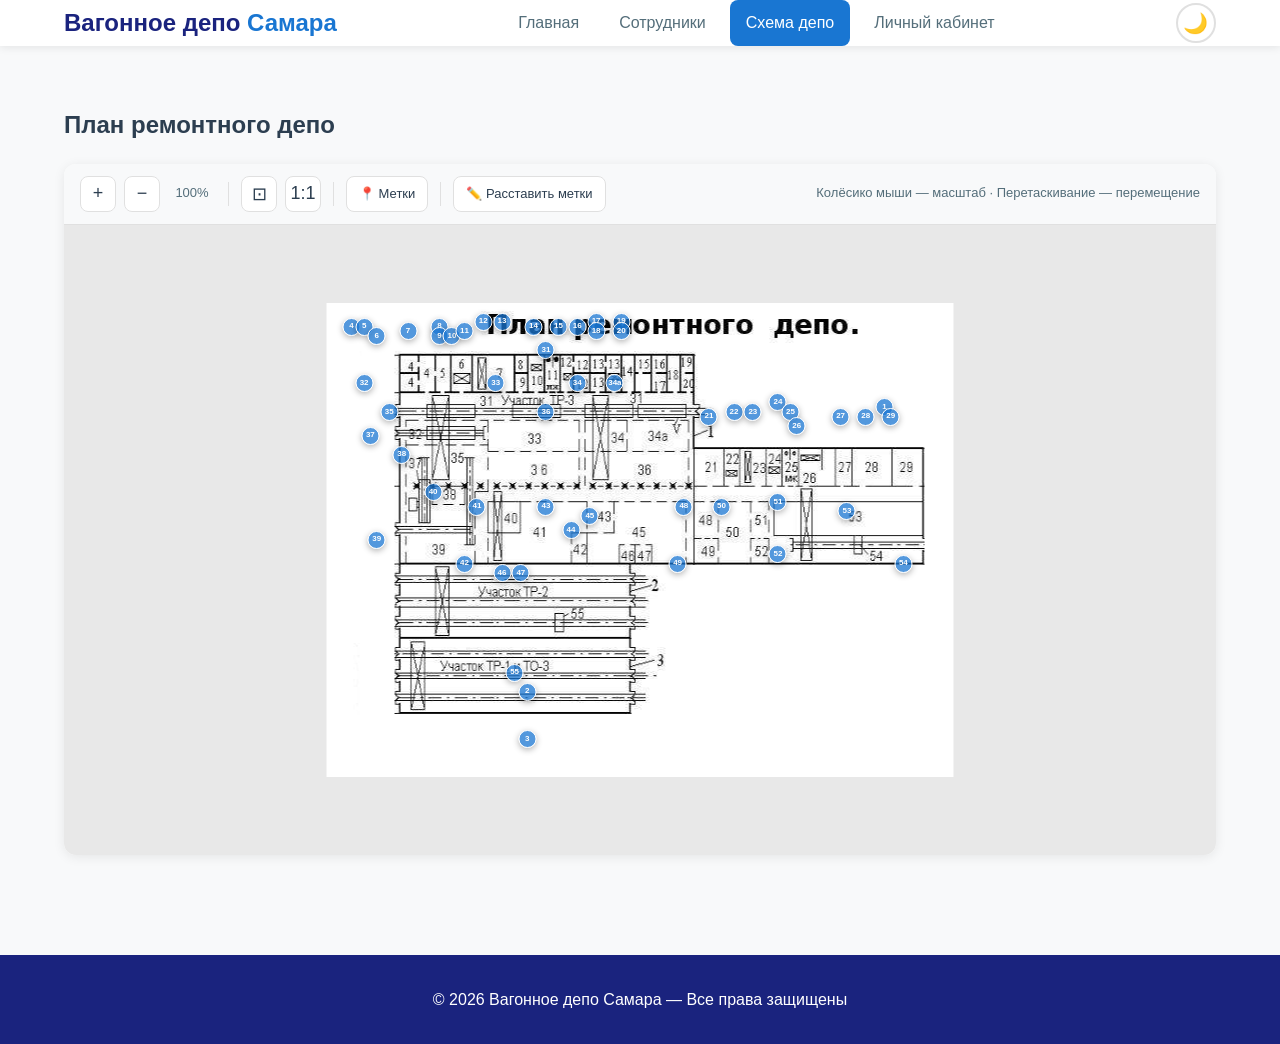
<file: docs/scheme.html>
﻿<!doctype html>
<html lang="ru">
<head>
  <meta charset="utf-8">
  <meta name="viewport" content="width=device-width,initial-scale=1">
  <title>Схема депо — Вагонное депо Самара</title>
  <link rel="stylesheet" href="styles.css?v=9">
  <script src="site.js"></script>
  <style>
    .scheme-viewer{
      position:relative;
      background:var(--bg-card);
      border-radius:12px;
      box-shadow:var(--shadow-md);
      overflow:hidden;
      margin-top:20px;
    }
    .scheme-toolbar{
      display:flex;
      align-items:center;
      gap:8px;
      padding:12px 16px;
      background:var(--bg-card-alt);
      border-bottom:1px solid var(--border-color);
      flex-wrap:wrap;
    }
    .scheme-toolbar button{
      width:36px;height:36px;
      border:1px solid var(--border-color);
      border-radius:8px;
      background:var(--bg-card);
      color:var(--text-primary);
      font-size:18px;
      cursor:pointer;
      display:flex;align-items:center;justify-content:center;
      transition:background 0.2s;
    }
    .scheme-toolbar button:hover{background:var(--hover-bg)}
    .scheme-toolbar .zoom-label{
      font-size:13px;
      color:var(--text-secondary);
      min-width:48px;
      text-align:center;
    }
    .scheme-toolbar .sep{
      width:1px;height:24px;
      background:var(--border-color);
      margin:0 4px;
    }
    .scheme-toolbar .hint{
      font-size:13px;
      color:var(--text-secondary);
      margin-left:auto;
    }
    .scheme-viewport{
      position:relative;
      overflow:hidden;
      cursor:grab;
      height:70vh;
      min-height:400px;
      background:#e8e8e8;
    }
    [data-theme="dark"] .scheme-viewport{background:#1a1c24}
    .scheme-viewport.grabbing{cursor:grabbing}
    .scheme-canvas{
      position:absolute;
      transform-origin:0 0;
      transition:none;
    }
    .scheme-canvas img{
      display:block;
      max-width:none;
      user-select:none;
      -webkit-user-drag:none;
    }
    .scheme-overlay{
      position:absolute;
      top:0;left:0;
      width:100%;height:100%;
      pointer-events:none;
    }
    .hotspot{
      position:absolute;
      pointer-events:auto;
      width:18px;height:18px;
      margin-left:-9px;margin-top:-9px;
      border-radius:50%;
      background:rgba(25,118,210,0.75);
      border:1.5px solid #fff;
      color:#fff;
      font-size:8px;
      font-weight:700;
      display:flex;align-items:center;justify-content:center;
      cursor:pointer;
      transition:transform 0.2s, background 0.2s;
      box-shadow:0 2px 6px rgba(0,0,0,0.3);
      z-index:2;
    }
    .hotspot:hover{
      transform:scale(1.3);
      background:rgba(25,118,210,0.95);
      z-index:3;
    }
    .hotspot.active{
      background:#d32f2f;
      transform:scale(1.3);
      z-index:4;
    }
    .scheme-tooltip{
      display:none;
      position:fixed;
      background:var(--bg-card);
      color:var(--text-primary);
      border:1px solid var(--border-color);
      border-radius:10px;
      padding:14px 18px;
      box-shadow:0 6px 24px rgba(0,0,0,0.18);
      z-index:1000;
      max-width:300px;
      min-width:180px;
      pointer-events:none;
    }
    .scheme-tooltip.visible{display:block}
    .scheme-tooltip .tt-num{
      font-size:13px;
      color:var(--text-accent);
      font-weight:700;
      margin-bottom:4px;
    }
    .scheme-tooltip .tt-title{
      font-size:15px;
      font-weight:600;
      margin-bottom:4px;
    }
    .scheme-tooltip .tt-desc{
      font-size:13px;
      color:var(--text-secondary);
      line-height:1.5;
    }
    .scheme-no-image{
      display:flex;
      flex-direction:column;
      align-items:center;
      justify-content:center;
      height:100%;
      color:var(--text-secondary);
      text-align:center;
      padding:40px;
    }
    .scheme-no-image .icon{font-size:64px;margin-bottom:16px}
    .toggle-hotspots{
      font-size:13px !important;
      width:auto !important;
      padding:0 12px !important;
    }
    .edit-btn{
      font-size:13px !important;
      width:auto !important;
      padding:0 12px !important;
    }
    .edit-btn.active{
      background:#d32f2f !important;
      color:#fff !important;
      border-color:#d32f2f !important;
    }
    .scheme-viewport.edit-mode{cursor:default}
    .scheme-viewport.edit-mode .hotspot{
      cursor:move;
      animation:pulse-edit 1.5s infinite;
    }
    .scheme-viewport.edit-mode .hotspot.hs-dragging{
      background:#d32f2f;
      transform:scale(1.5);
      z-index:100;
      animation:none;
    }
    @keyframes pulse-edit{
      0%,100%{box-shadow:0 0 0 0 rgba(25,118,210,0.5)}
      50%{box-shadow:0 0 0 8px rgba(25,118,210,0)}
    }
    .edit-bar{
      display:none;
      padding:10px 16px;
      background:#fff3cd;
      color:#856404;
      border-top:1px solid #ffc107;
      font-size:13px;
      align-items:center;
      gap:10px;
      flex-wrap:wrap;
    }
    [data-theme="dark"] .edit-bar{background:#3a3000;color:#ffc107;border-color:#665500}
    .edit-bar.visible{display:flex}
    .edit-bar button{
      padding:4px 14px;
      border:1px solid var(--border-color);
      border-radius:6px;
      background:var(--bg-card);
      color:var(--text-primary);
      cursor:pointer;
      font-size:13px;
    }
    .edit-bar button:hover{background:var(--hover-bg)}
    .edit-bar .save-btn{background:#4caf50;color:#fff;border-color:#4caf50}
    .edit-bar .save-btn:hover{background:#388e3c}
  </style>
</head>
<body>
  <header class="site-header">
    <div class="container header-inner">
      <h1 class="logo">Вагонное депо <span>Самара</span></h1>
      <nav class="nav top-nav">
        <a href="index.html">Главная</a>
        <a href="team.html">Сотрудники</a>
        <a href="scheme.html" class="active">Схема депо</a>
        <a href="profile.html">Личный кабинет</a>
      </nav>
    </div>
  </header>
  <main class="container">
    <h2>План ремонтного депо</h2>

    <div class="scheme-viewer">
      <div class="scheme-toolbar">
        <button id="zoom-in" title="Приблизить">+</button>
        <button id="zoom-out" title="Отдалить">−</button>
        <span class="zoom-label" id="zoom-label">100%</span>
        <div class="sep"></div>
        <button id="zoom-fit" title="Вписать в экран">⊡</button>
        <button id="zoom-reset" title="Сбросить (100%)">1:1</button>
        <div class="sep"></div>
        <button class="toggle-hotspots" id="toggle-hotspots" title="Показать/скрыть метки">📍 Метки</button>
        <div class="sep"></div>
        <button class="edit-btn" id="edit-btn" title="Режим расстановки меток">✏️ Расставить метки</button>
        <span class="hint">Колёсико мыши — масштаб · Перетаскивание — перемещение</span>
      </div>
      <div class="edit-bar" id="edit-bar">
        <span>⚠️ <b>Режим редактирования:</b> перетаскивайте метки на правильные позиции</span>
        <button class="save-btn" id="save-positions">💾 Сохранить позиции</button>
        <button id="reset-positions">↩️ Сбросить</button>
        <span id="drag-info" style="margin-left:auto;font-family:monospace"></span>
      </div>
      <div class="scheme-viewport" id="viewport">
        <div class="scheme-canvas" id="canvas">
          <img id="scheme-img" src="images/scheme.png" alt="План ремонтного депо" draggable="false">
          <div class="scheme-overlay" id="overlay">
            <!-- hotspots injected by JS -->
          </div>
        </div>
        <div class="scheme-no-image" id="no-image" style="display:none">
          <div class="icon">🏗️</div>
          <h3>Изображение схемы не найдено</h3>
          <p>Сохраните файл плана как <code>images/scheme.png</code></p>
        </div>
      </div>
    </div>
    <div class="scheme-tooltip" id="tooltip">
      <div class="tt-num" id="tt-num"></div>
      <div class="tt-title" id="tt-title"></div>
      <div class="tt-desc" id="tt-desc"></div>
    </div>
  </main>

  <footer class="site-footer">
    <div class="container">
      <p>© 2026 Вагонное депо Самара — Все права защищены</p>
    </div>
  </footer>

  <script>
  (function(){
    /* ── Zone data (number → name, description) ── */
    var ZONES = {
      1:  {n:'Путь №1', d:'Ремонтный путь — участок ТР-3'},
      2:  {n:'Путь №2', d:'Ремонтный путь — участок ТР-2. Дополнительные ремонтные линии для текущего ремонта подвижного состава'},
      3:  {n:'Путь №3', d:'Ремонтный путь — участок ТР-1 и ТО-3. Техническое обслуживание, диагностика, замена колёсных пар, тормозных систем'},
      4:  {n:'Кабинет дежурного по депо', d:'Участок ТР-3, верхний ряд'},
      5:  {n:'Комната отдыха персонала', d:'Участок ТР-3, верхний ряд'},
      6:  {n:'Санузел мужской', d:'Участок ТР-3, верхний ряд'},
      7:  {n:'Санузел женский', d:'Участок ТР-3, верхний ряд'},
      8:  {n:'Душевая мужская', d:'Участок ТР-3, верхний ряд'},
      9:  {n:'Раздевалка мужская', d:'Участок ТР-3, верхний ряд'},
      10: {n:'Гардеробная', d:'Участок ТР-3, верхний ряд'},
      11: {n:'Склад инструментов', d:'Участок ТР-3, верхний ряд'},
      12: {n:'Лаборатория контроля качества', d:'Участок ТР-3, верхний ряд'},
      13: {n:'Архив технической документации', d:'Участок ТР-3, верхний ряд'},
      14: {n:'Офис инженера по охране труда', d:'Участок ТР-3, верхний ряд'},
      15: {n:'Комната для совещаний', d:'Участок ТР-3, верхний ряд'},
      16: {n:'Буфет / столовая', d:'Для работников участка ТР-3'},
      17: {n:'Буфет / столовая', d:'Для работников участка ТР-3'},
      18: {n:'Хранение СИЗ', d:'Помещение для хранения средств индивидуальной защиты'},
      19: {n:'Вентиляционная камера', d:'Участок ТР-3'},
      20: {n:'Электрощитовая', d:'Электрощитовая участка ТР-3'},
      21: {n:'Кабинет старшего мастера', d:'Средний уровень — административная зона'},
      22: {n:'Приёмная главного инженера', d:'Средний уровень — административная зона'},
      23: {n:'Каб. зам. по ремонту / начальника депо', d:'Средний уровень — административная зона'},
      24: {n:'Кабинет главного механика', d:'Средний уровень — административная зона'},
      25: {n:'Диспетчерская служба', d:'Средний уровень — административная зона'},
      26: {n:'Пульт управления кранами', d:'Управление кранами и подъёмниками'},
      27: {n:'Склад запасных частей', d:'Средний уровень — складская зона'},
      28: {n:'Зона комплектации узлов', d:'Средний уровень — складская зона'},
      29: {n:'Упаковочный участок', d:'Средний уровень — складская зона'},
      31: {n:'Главный вход в цех ТР-3', d:'Основной проход в ремонтный цех'},
      32: {n:'Подъёмник мостовой (кран)', d:'Основное производственное оборудование'},
      33: {n:'Основная ремонтная зона', d:'Ремонт локомотивов и вагонов'},
      34: {n:'Участок сварочных работ', d:'Основное производственное пространство'},
      '34a':{n:'Пост газовой резки', d:'Основное производственное пространство'},
      35: {n:'Станок токарный универсальный', d:'Основное производственное оборудование'},
      36: {n:'Линия мойки деталей', d:'Основное производственное пространство'},
      37: {n:'Участок дефектоскопии', d:'Контроль качества деталей'},
      38: {n:'Стол контролёра ОТК', d:'Отдел технического контроля'},
      39: {n:'Зона сборки агрегатов', d:'Основное производственное пространство'},
      40: {n:'Пресс гидравлический', d:'Основное производственное оборудование'},
      41: {n:'Участок окраски', d:'Основное производственное пространство'},
      42: {n:'Сушильная камера', d:'Основное производственное пространство'},
      43: {n:'Участок электромонтажных работ', d:'Основное производственное пространство'},
      44: {n:'Испытательный стенд двигателей', d:'Основное производственное оборудование'},
      45: {n:'Участок пневмогидравлики', d:'Основное производственное пространство'},
      46: {n:'Ремонт мелких деталей', d:'Основное производственное пространство'},
      47: {n:'Насосная станция', d:'Инженерные системы'},
      48: {n:'Коридор служебный', d:'Служебные помещения'},
      49: {n:'Лифт грузовой', d:'Служебные помещения'},
      50: {n:'Лестница эвакуационная', d:'Пути эвакуации'},
      51: {n:'Пожарный пост', d:'Системы безопасности'},
      52: {n:'Щит пожарной сигнализации', d:'Системы безопасности'},
      53: {n:'Склад готовых деталей', d:'Большой склад готовых деталей'},
      54: {n:'Рампа погрузочно-разгрузочная', d:'Зона погрузки и разгрузки'},
      55: {n:'Участок ТО-1, ТО-2 и ТО-3', d:'Техническое обслуживание — нижний уровень'}
    };

    /* ── Default hotspot positions (% of image width/height) ── */
    var DEFAULT_SPOTS = [
      [1,  89, 22],
      [2,  32, 82],
      [3,  32, 92],
      [4,   4,  5], [5,   6,  5], [6,   8,  7],
      [7,  13,  6],
      [8,  18,  5], [9,  18,  7], [10, 20,  7],
      [11, 22,  6],
      [12, 25,  4], [13, 28,  4],
      [14, 33,  5], [15, 37,  5], [16, 40,  5],
      [17, 43,  4], [18, 43,  6],
      [19, 47,  4], [20, 47,  6],
      [21, 61, 24],
      [22, 65, 23], [23, 68, 23],
      [24, 72, 21], [25, 74, 23],
      [26, 75, 26],
      [27, 82, 24], [28, 86, 24], [29, 90, 24],
      [31, 35, 10],
      [32,  6, 17],
      [33, 27, 17],
      [34, 40, 17], ['34a', 46, 17],
      [35, 10, 23],
      [36, 35, 23],
      [37,  7, 28],
      [38, 12, 32],
      [39,  8, 50],
      [40, 17, 40],
      [41, 24, 43],
      [42, 22, 55],
      [43, 35, 43],
      [44, 39, 48],
      [45, 42, 45],
      [46, 28, 57], [47, 31, 57],
      [48, 57, 43],
      [49, 56, 55],
      [50, 63, 43],
      [51, 72, 42],
      [52, 72, 53],
      [53, 83, 44],
      [54, 92, 55],
      [55, 30, 78]
    ];

    /* ── Load saved positions from localStorage or use defaults ── */
    var STORAGE_KEY = 'scheme_hotspot_positions';
    var SPOTS;
    try {
      var saved = localStorage.getItem(STORAGE_KEY);
      if(saved) {
        SPOTS = JSON.parse(saved);
      } else {
        SPOTS = DEFAULT_SPOTS.map(function(s){ return [s[0], s[1], s[2]]; });
      }
    } catch(e) {
      SPOTS = DEFAULT_SPOTS.map(function(s){ return [s[0], s[1], s[2]]; });
    }

    /* ── DOM refs ── */
    var viewport = document.getElementById('viewport');
    var canvas   = document.getElementById('canvas');
    var img      = document.getElementById('scheme-img');
    var overlay  = document.getElementById('overlay');
    var tooltip  = document.getElementById('tooltip');
    var noImage  = document.getElementById('no-image');
    var editBar  = document.getElementById('edit-bar');
    var dragInfo = document.getElementById('drag-info');

    /* ── State ── */
    var scale = 1, minScale = 0.2, maxScale = 5;
    var panX = 0, panY = 0;
    var dragging = false, dragStartX, dragStartY, startPanX, startPanY;
    var imgW = 0, imgH = 0;
    var hotspotsVisible = true;
    var editMode = false;
    var hsDragging = null; // hotspot being dragged in edit mode

    /* ── Apply transform ── */
    function applyTransform(){
      canvas.style.transform = 'translate('+panX+'px,'+panY+'px) scale('+scale+')';
      document.getElementById('zoom-label').textContent = Math.round(scale*100)+'%';
    }

    /* ── Find SPOTS index by zone id ── */
    function findSpotIdx(id){
      for(var i=0;i<SPOTS.length;i++){ if(String(SPOTS[i][0])===String(id)) return i; }
      return -1;
    }

    /* ── Build hotspots ── */
    function buildHotspots(){
      overlay.innerHTML = '';
      SPOTS.forEach(function(s){
        var id = s[0], lp = s[1], tp = s[2];
        var el = document.createElement('div');
        el.className = 'hotspot';
        el.setAttribute('data-zone', id);
        el.style.left = lp+'%';
        el.style.top  = tp+'%';
        el.textContent = id;

        /* Normal mode: tooltip */
        el.addEventListener('mouseenter', function(e){
          if(editMode) return;
          showTooltip(id, e);
        });
        el.addEventListener('mouseleave', function(){
          if(editMode) return;
          hideTooltip();
        });
        el.addEventListener('click', function(e){
          e.stopPropagation();
          if(!editMode) showTooltip(id, e);
        });

        /* Edit mode: drag start */
        el.addEventListener('mousedown', function(e){
          if(!editMode || e.button !== 0) return;
          e.stopPropagation();
          e.preventDefault();
          hsDragging = {el: el, id: id};
          el.classList.add('hs-dragging');
          hideTooltip();
        });

        overlay.appendChild(el);
      });
    }

    /* ── Edit mode: mouse move/up for hotspot drag ── */
    window.addEventListener('mousemove', function(e){
      if(hsDragging){
        // Convert screen coords to image-relative %
        var rect = canvas.getBoundingClientRect();
        var x = (e.clientX - rect.left) / rect.width * 100;
        var y = (e.clientY - rect.top)  / rect.height * 100;
        x = Math.max(0, Math.min(100, x));
        y = Math.max(0, Math.min(100, y));
        hsDragging.el.style.left = x+'%';
        hsDragging.el.style.top  = y+'%';
        // Update SPOTS array
        var idx = findSpotIdx(hsDragging.id);
        if(idx >= 0){
          SPOTS[idx][1] = Math.round(x*10)/10;
          SPOTS[idx][2] = Math.round(y*10)/10;
        }
        dragInfo.textContent = '№'+hsDragging.id+': '+SPOTS[idx][1]+'%, '+SPOTS[idx][2]+'%';
        return;
      }
      if(!dragging) return;
      panX = startPanX + (e.clientX - dragStartX);
      panY = startPanY + (e.clientY - dragStartY);
      applyTransform();
    });
    window.addEventListener('mouseup', function(){
      if(hsDragging){
        hsDragging.el.classList.remove('hs-dragging');
        hsDragging = null;
        return;
      }
      dragging = false;
      viewport.classList.remove('grabbing');
    });

    /* ── Tooltip ── */
    function showTooltip(id, e){
      var z = ZONES[id];
      if(!z) return;
      document.getElementById('tt-num').textContent = '№ '+id;
      document.getElementById('tt-title').textContent = z.n;
      document.getElementById('tt-desc').textContent = z.d || '';
      document.getElementById('tt-desc').style.display = z.d ? '' : 'none';
      tooltip.classList.add('visible');
      var tx = e.clientX + 16;
      var ty = e.clientY - 10;
      var tw = tooltip.offsetWidth;
      var th = tooltip.offsetHeight;
      if(tx + tw > window.innerWidth - 10) tx = e.clientX - tw - 16;
      if(ty + th > window.innerHeight - 10) ty = window.innerHeight - th - 10;
      if(ty < 10) ty = 10;
      tooltip.style.left = tx+'px';
      tooltip.style.top  = ty+'px';
    }
    function hideTooltip(){
      tooltip.classList.remove('visible');
    }

    /* ── Zoom ── */
    function zoomTo(newScale, cx, cy){
      if(cx === undefined){ cx = viewport.clientWidth/2; cy = viewport.clientHeight/2; }
      var oldScale = scale;
      newScale = Math.max(minScale, Math.min(maxScale, newScale));
      var ratio = newScale / oldScale;
      panX = cx - (cx - panX) * ratio;
      panY = cy - (cy - panY) * ratio;
      scale = newScale;
      applyTransform();
    }

    function fitToViewport(){
      if(!imgW) return;
      var vw = viewport.clientWidth;
      var vh = viewport.clientHeight;
      var s = Math.min(vw / imgW, vh / imgH, 1);
      scale = s;
      panX = (vw - imgW * s) / 2;
      panY = (vh - imgH * s) / 2;
      applyTransform();
    }

    /* ── Mouse pan (viewport) ── */
    viewport.addEventListener('mousedown', function(e){
      if(e.button !== 0 || hsDragging) return;
      dragging = true;
      dragStartX = e.clientX;
      dragStartY = e.clientY;
      startPanX = panX;
      startPanY = panY;
      viewport.classList.add('grabbing');
      e.preventDefault();
    });

    /* ── Wheel zoom ── */
    viewport.addEventListener('wheel', function(e){
      e.preventDefault();
      var rect = viewport.getBoundingClientRect();
      var cx = e.clientX - rect.left;
      var cy = e.clientY - rect.top;
      var factor = e.deltaY < 0 ? 1.15 : 1/1.15;
      zoomTo(scale * factor, cx, cy);
    }, {passive:false});

    /* ── Touch pinch/pan ── */
    var lastTouchDist = 0, lastTouchCenter = null;
    viewport.addEventListener('touchstart', function(e){
      if(e.touches.length === 1){
        dragging = true;
        dragStartX = e.touches[0].clientX;
        dragStartY = e.touches[0].clientY;
        startPanX = panX; startPanY = panY;
      }
      if(e.touches.length === 2){
        dragging = false;
        var dx = e.touches[1].clientX - e.touches[0].clientX;
        var dy = e.touches[1].clientY - e.touches[0].clientY;
        lastTouchDist = Math.sqrt(dx*dx+dy*dy);
        lastTouchCenter = {
          x:(e.touches[0].clientX+e.touches[1].clientX)/2,
          y:(e.touches[0].clientY+e.touches[1].clientY)/2
        };
      }
    }, {passive:true});
    viewport.addEventListener('touchmove', function(e){
      e.preventDefault();
      if(e.touches.length === 1 && dragging){
        panX = startPanX + (e.touches[0].clientX - dragStartX);
        panY = startPanY + (e.touches[0].clientY - dragStartY);
        applyTransform();
      }
      if(e.touches.length === 2 && lastTouchDist){
        var dx = e.touches[1].clientX - e.touches[0].clientX;
        var dy = e.touches[1].clientY - e.touches[0].clientY;
        var dist = Math.sqrt(dx*dx+dy*dy);
        var factor = dist / lastTouchDist;
        lastTouchDist = dist;
        var rect = viewport.getBoundingClientRect();
        var cx = lastTouchCenter.x - rect.left;
        var cy = lastTouchCenter.y - rect.top;
        zoomTo(scale * factor, cx, cy);
      }
    }, {passive:false});
    viewport.addEventListener('touchend', function(){ dragging=false; lastTouchDist=0; });

    /* ── Toolbar buttons ── */
    document.getElementById('zoom-in').addEventListener('click', function(){ zoomTo(scale*1.3); });
    document.getElementById('zoom-out').addEventListener('click', function(){ zoomTo(scale/1.3); });
    document.getElementById('zoom-fit').addEventListener('click', fitToViewport);
    document.getElementById('zoom-reset').addEventListener('click', function(){
      scale=1; panX=0; panY=0; applyTransform();
    });
    document.getElementById('toggle-hotspots').addEventListener('click', function(){
      hotspotsVisible = !hotspotsVisible;
      overlay.style.display = hotspotsVisible ? '' : 'none';
      this.style.opacity = hotspotsVisible ? '1' : '0.5';
    });

    /* ── Edit mode toggle ── */
    var editBtn = document.getElementById('edit-btn');
    editBtn.addEventListener('click', function(){
      editMode = !editMode;
      editBtn.classList.toggle('active', editMode);
      editBtn.textContent = editMode ? '✏️ Режим вкл.' : '✏️ Расставить метки';
      viewport.classList.toggle('edit-mode', editMode);
      editBar.classList.toggle('visible', editMode);
      if(!editMode){
        hideTooltip();
        dragInfo.textContent = '';
      }
    });

    /* ── Save positions ── */
    document.getElementById('save-positions').addEventListener('click', function(){
      localStorage.setItem(STORAGE_KEY, JSON.stringify(SPOTS));
      alert('✅ Позиции меток сохранены!\n\nОни будут применяться при каждом открытии страницы.');
    });

    /* ── Reset positions to defaults ── */
    document.getElementById('reset-positions').addEventListener('click', function(){
      if(!confirm('Сбросить все метки на позиции по умолчанию?')) return;
      SPOTS = DEFAULT_SPOTS.map(function(s){ return [s[0], s[1], s[2]]; });
      localStorage.removeItem(STORAGE_KEY);
      buildHotspots();
      dragInfo.textContent = 'Сброшено';
    });

    /* ── Hide tooltip on viewport click ── */
    viewport.addEventListener('click', hideTooltip);

    /* ── Image load ── */
    img.addEventListener('load', function(){
      imgW = img.naturalWidth;
      imgH = img.naturalHeight;
      canvas.style.width  = imgW+'px';
      canvas.style.height = imgH+'px';
      overlay.style.width  = imgW+'px';
      overlay.style.height = imgH+'px';
      buildHotspots();
      fitToViewport();
      noImage.style.display = 'none';
      canvas.style.display = '';
    });
    img.addEventListener('error', function(){
      canvas.style.display = 'none';
      noImage.style.display = '';
    });

    /* ── Fit on window resize ── */
    var resizeTimer;
    window.addEventListener('resize', function(){
      clearTimeout(resizeTimer);
      resizeTimer = setTimeout(fitToViewport, 200);
    });
  })();
  </script>
</body>
</html>
</file>
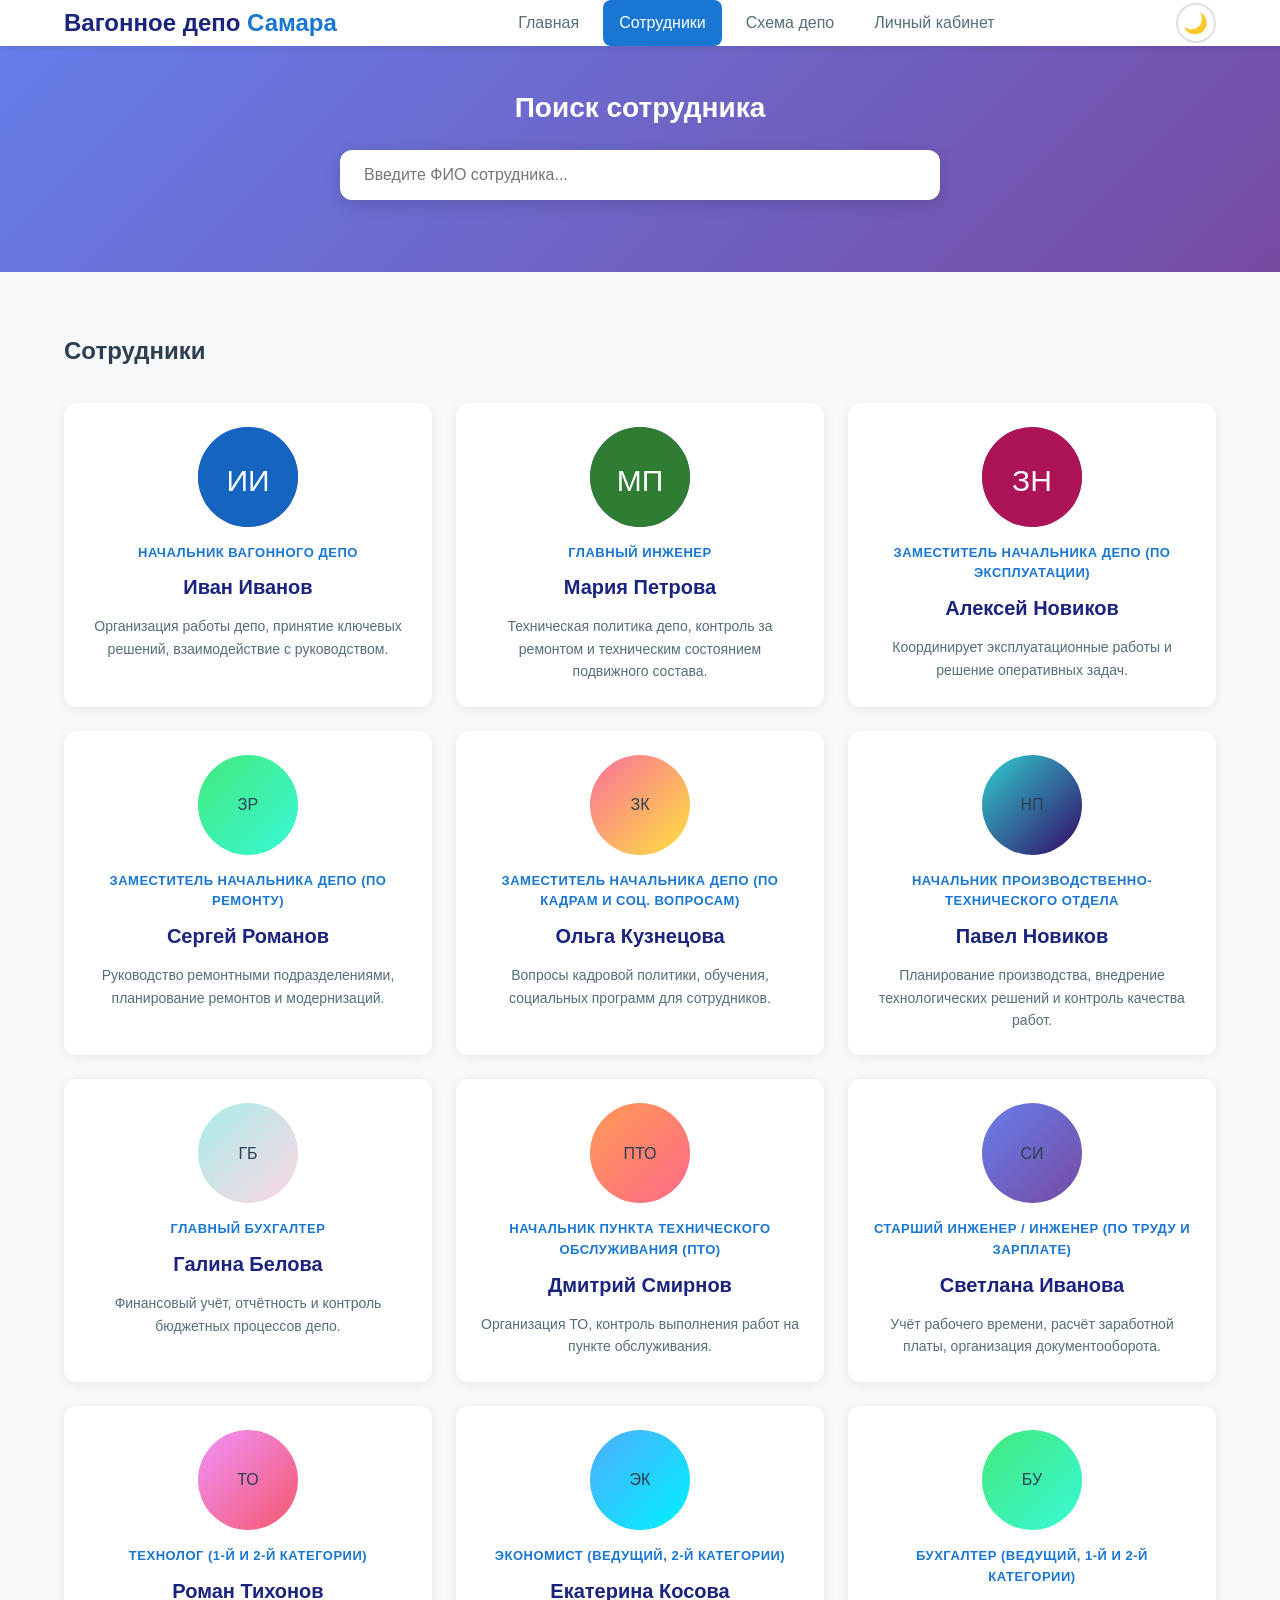
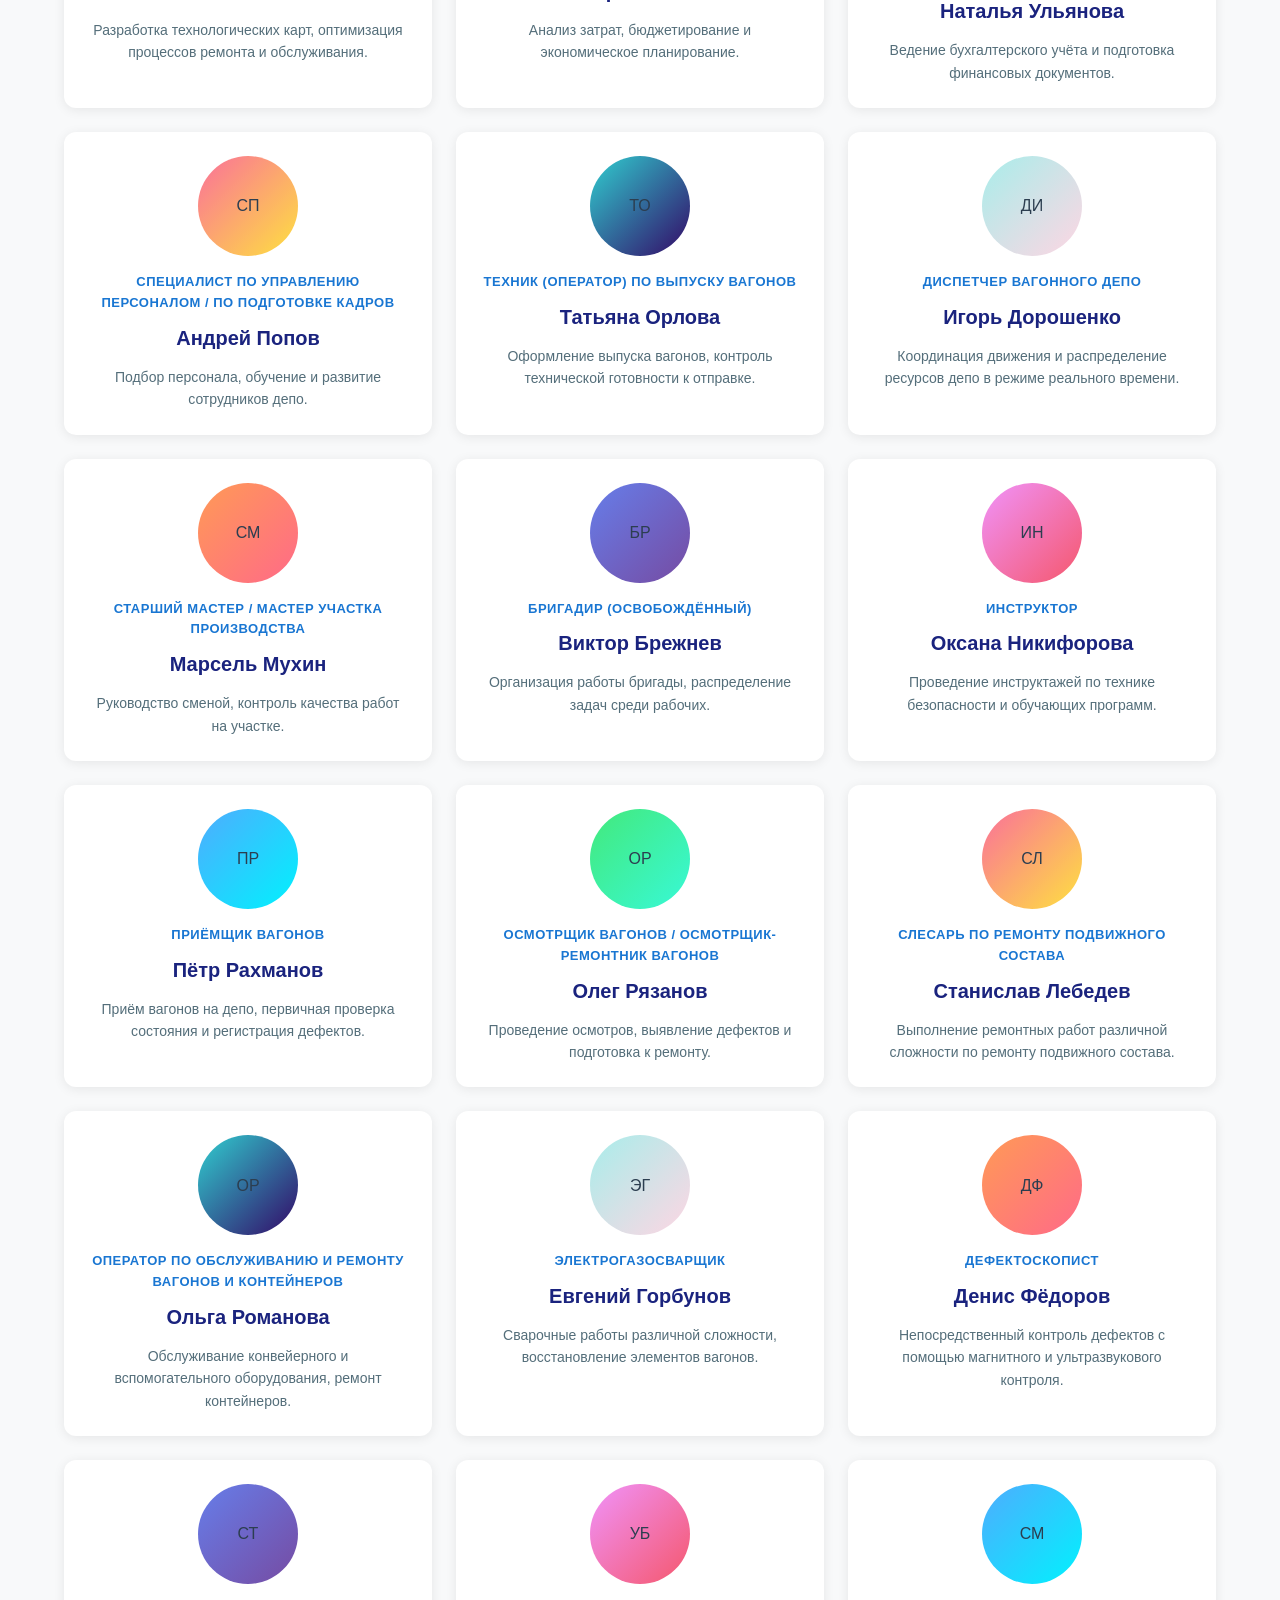
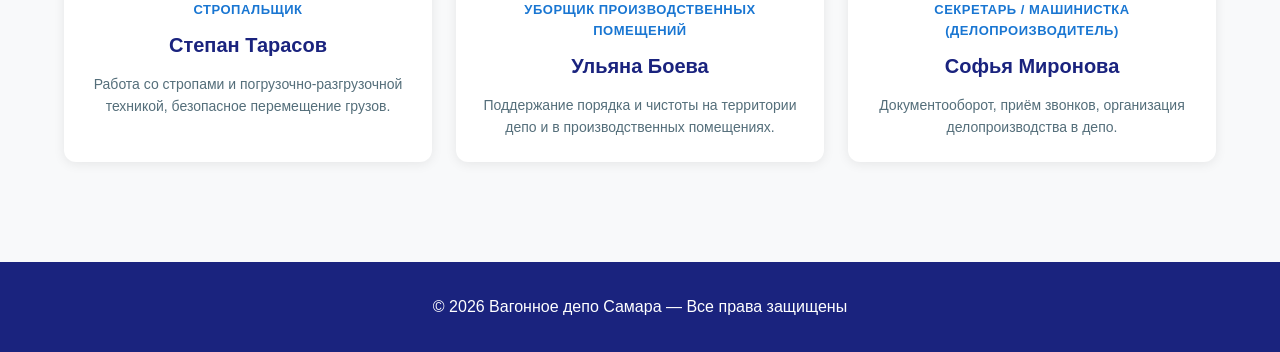
<file: docs/team.html>
<!doctype html>
<html lang="ru">
<head>
  <meta charset="utf-8">
  <meta name="viewport" content="width=device-width,initial-scale=1">
  <meta http-equiv="Cache-Control" content="no-cache, no-store, must-revalidate">
  <title>Сотрудники — Вагонное депо Самара</title>
  <link rel="stylesheet" href="styles.css?v=8">
  <script src="site.js"></script>
</head>
<body class="page-team">
  <header class="site-header">
    <div class="container header-inner">
      <h1 class="logo">Вагонное депо <span>Самара</span></h1>
      <nav class="nav top-nav">
        <a href="index.html">Главная</a>
        <a href="team.html" class="active">Сотрудники</a>
        <a href="scheme.html">Схема депо</a>
        <a href="profile.html">Личный кабинет</a>
      </nav>
    </div>
  </header>

  <section class="search-panel">
    <div class="container">
      <h2 class="search-title">Поиск сотрудника</h2>
      <input type="text" id="searchInput" class="search-input" placeholder="Введите ФИО сотрудника..." autocomplete="off">
      <p class="search-hint" id="searchHint"></p>
    </div>
  </section>

  <main class="container">
    <h2>Сотрудники</h2>

    <section class="profiles-grid">
      <!-- Each .profile-card represents a role with photo, name and short bio -->

      <article class="profile-card">
        <div class="avatar"><img src="images/avatar1.svg" alt="Иван Иванов"></div>
        <div class="profile-info">
          <div class="position">Начальник вагонного депо</div>
          <div class="name">Иван Иванов</div>
          <div class="bio">Организация работы депо, принятие ключевых решений, взаимодействие с руководством.</div>
        </div>
      </article>

      <article class="profile-card">
        <div class="avatar"><img src="images/avatar2.svg" alt="Мария Петрова"></div>
        <div class="profile-info">
          <div class="position">Главный инженер</div>
          <div class="name">Мария Петрова</div>
          <div class="bio">Техническая политика депо, контроль за ремонтом и техническим состоянием подвижного состава.</div>
        </div>
      </article>

      <article class="profile-card">
        <div class="avatar"><img src="images/avatar3.svg" alt="Алексей Новиков"></div>
        <div class="profile-info">
          <div class="position">Заместитель начальника депо (по эксплуатации)</div>
          <div class="name">Алексей Новиков</div>
          <div class="bio">Координирует эксплуатационные работы и решение оперативных задач.</div>
        </div>
      </article>

      <article class="profile-card">
        <div class="avatar color4">ЗР</div>
        <div class="profile-info">
          <div class="position">Заместитель начальника депо (по ремонту)</div>
          <div class="name">Сергей Романов</div>
          <div class="bio">Руководство ремонтными подразделениями, планирование ремонтов и модернизаций.</div>
        </div>
      </article>

      <article class="profile-card">
        <div class="avatar color5">ЗК</div>
        <div class="profile-info">
          <div class="position">Заместитель начальника депо (по кадрам и соц. вопросам)</div>
          <div class="name">Ольга Кузнецова</div>
          <div class="bio">Вопросы кадровой политики, обучения, социальных программ для сотрудников.</div>
        </div>
      </article>

      <article class="profile-card">
        <div class="avatar color6">НП</div>
        <div class="profile-info">
          <div class="position">Начальник производственно-технического отдела</div>
          <div class="name">Павел Новиков</div>
          <div class="bio">Планирование производства, внедрение технологических решений и контроль качества работ.</div>
        </div>
      </article>

      <article class="profile-card">
        <div class="avatar color7">ГБ</div>
        <div class="profile-info">
          <div class="position">Главный бухгалтер</div>
          <div class="name">Галина Белова</div>
          <div class="bio">Финансовый учёт, отчётность и контроль бюджетных процессов депо.</div>
        </div>
      </article>

      <article class="profile-card">
        <div class="avatar color8">ПТО</div>
        <div class="profile-info">
          <div class="position">Начальник пункта технического обслуживания (ПТО)</div>
          <div class="name">Дмитрий Смирнов</div>
          <div class="bio">Организация ТО, контроль выполнения работ на пункте обслуживания.</div>
        </div>
      </article>

      <article class="profile-card">
        <div class="avatar color1">СИ</div>
        <div class="profile-info">
          <div class="position">Старший инженер / Инженер (по труду и зарплате)</div>
          <div class="name">Светлана Иванова</div>
          <div class="bio">Учёт рабочего времени, расчёт заработной платы, организация документооборота.</div>
        </div>
      </article>

      <article class="profile-card">
        <div class="avatar color2">ТО</div>
        <div class="profile-info">
          <div class="position">Технолог (1-й и 2-й категории)</div>
          <div class="name">Роман Тихонов</div>
          <div class="bio">Разработка технологических карт, оптимизация процессов ремонта и обслуживания.</div>
        </div>
      </article>

      <article class="profile-card">
        <div class="avatar color3">ЭК</div>
        <div class="profile-info">
          <div class="position">Экономист (ведущий, 2-й категории)</div>
          <div class="name">Екатерина Косова</div>
          <div class="bio">Анализ затрат, бюджетирование и экономическое планирование.</div>
        </div>
      </article>

      <article class="profile-card">
        <div class="avatar color4">БУ</div>
        <div class="profile-info">
          <div class="position">Бухгалтер (ведущий, 1-й и 2-й категории)</div>
          <div class="name">Наталья Ульянова</div>
          <div class="bio">Ведение бухгалтерского учёта и подготовка финансовых документов.</div>
        </div>
      </article>

      <article class="profile-card">
        <div class="avatar color5">СП</div>
        <div class="profile-info">
          <div class="position">Специалист по управлению персоналом / по подготовке кадров</div>
          <div class="name">Андрей Попов</div>
          <div class="bio">Подбор персонала, обучение и развитие сотрудников депо.</div>
        </div>
      </article>

      <article class="profile-card">
        <div class="avatar color6">ТО</div>
        <div class="profile-info">
          <div class="position">Техник (оператор) по выпуску вагонов</div>
          <div class="name">Татьяна Орлова</div>
          <div class="bio">Оформление выпуска вагонов, контроль технической готовности к отправке.</div>
        </div>
      </article>

      <article class="profile-card">
        <div class="avatar color7">ДИ</div>
        <div class="profile-info">
          <div class="position">Диспетчер вагонного депо</div>
          <div class="name">Игорь Дорошенко</div>
          <div class="bio">Координация движения и распределение ресурсов депо в режиме реального времени.</div>
        </div>
      </article>

      <article class="profile-card">
        <div class="avatar color8">СМ</div>
        <div class="profile-info">
          <div class="position">Старший мастер / Мастер участка производства</div>
          <div class="name">Марсель Мухин</div>
          <div class="bio">Руководство сменой, контроль качества работ на участке.</div>
        </div>
      </article>

      <article class="profile-card">
        <div class="avatar color1">БР</div>
        <div class="profile-info">
          <div class="position">Бригадир (освобождённый)</div>
          <div class="name">Виктор Брежнев</div>
          <div class="bio">Организация работы бригады, распределение задач среди рабочих.</div>
        </div>
      </article>

      <article class="profile-card">
        <div class="avatar color2">ИН</div>
        <div class="profile-info">
          <div class="position">Инструктор</div>
          <div class="name">Оксана Никифорова</div>
          <div class="bio">Проведение инструктажей по технике безопасности и обучающих программ.</div>
        </div>
      </article>

      <article class="profile-card">
        <div class="avatar color3">ПР</div>
        <div class="profile-info">
          <div class="position">Приёмщик вагонов</div>
          <div class="name">Пётр Рахманов</div>
          <div class="bio">Приём вагонов на депо, первичная проверка состояния и регистрация дефектов.</div>
        </div>
      </article>

      <article class="profile-card">
        <div class="avatar color4">ОР</div>
        <div class="profile-info">
          <div class="position">Осмотрщик вагонов / Осмотрщик-ремонтник вагонов</div>
          <div class="name">Олег Рязанов</div>
          <div class="bio">Проведение осмотров, выявление дефектов и подготовка к ремонту.</div>
        </div>
      </article>

      <article class="profile-card">
        <div class="avatar color5">СЛ</div>
        <div class="profile-info">
          <div class="position">Слесарь по ремонту подвижного состава</div>
          <div class="name">Станислав Лебедев</div>
          <div class="bio">Выполнение ремонтных работ различной сложности по ремонту подвижного состава.</div>
        </div>
      </article>

      <article class="profile-card">
        <div class="avatar color6">ОР</div>
        <div class="profile-info">
          <div class="position">Оператор по обслуживанию и ремонту вагонов и контейнеров</div>
          <div class="name">Ольга Романова</div>
          <div class="bio">Обслуживание конвейерного и вспомогательного оборудования, ремонт контейнеров.</div>
        </div>
      </article>

      <article class="profile-card">
        <div class="avatar color7">ЭГ</div>
        <div class="profile-info">
          <div class="position">Электрогазосварщик</div>
          <div class="name">Евгений Горбунов</div>
          <div class="bio">Сварочные работы различной сложности, восстановление элементов вагонов.</div>
        </div>
      </article>

      <article class="profile-card">
        <div class="avatar color8">ДФ</div>
        <div class="profile-info">
          <div class="position">Дефектоскопист</div>
          <div class="name">Денис Фёдоров</div>
          <div class="bio">Непосредственный контроль дефектов с помощью магнитного и ультразвукового контроля.</div>
        </div>
      </article>

      <article class="profile-card">
        <div class="avatar color1">СТ</div>
        <div class="profile-info">
          <div class="position">Стропальщик</div>
          <div class="name">Степан Тарасов</div>
          <div class="bio">Работа со стропами и погрузочно-разгрузочной техникой, безопасное перемещение грузов.</div>
        </div>
      </article>

      <article class="profile-card">
        <div class="avatar color2">УБ</div>
        <div class="profile-info">
          <div class="position">Уборщик производственных помещений</div>
          <div class="name">Ульяна Боева</div>
          <div class="bio">Поддержание порядка и чистоты на территории депо и в производственных помещениях.</div>
        </div>
      </article>

      <article class="profile-card">
        <div class="avatar color3">СМ</div>
        <div class="profile-info">
          <div class="position">Секретарь / машинистка (делопроизводитель)</div>
          <div class="name">Софья Миронова</div>
          <div class="bio">Документооборот, приём звонков, организация делопроизводства в депо.</div>
        </div>
      </article>

    </section>

  </main>

  <footer class="site-footer">
    <div class="container">
      <p>© 2026 Вагонное депо Самара — Все права защищены</p>
    </div>
  </footer>

  <script>
  (function(){
    var input = document.getElementById('searchInput');
    var hint  = document.getElementById('searchHint');
    var cards = document.querySelectorAll('.profiles-grid .profile-card');

    input.addEventListener('input', function(){
      var q = input.value.trim().toLowerCase();
      if(!q){
        cards.forEach(function(c){ c.style.display = ''; });
        hint.textContent = '';
        return;
      }
      var found = 0;
      cards.forEach(function(c){
        var name = (c.querySelector('.name') || {}).textContent || '';
        var match = name.toLowerCase().indexOf(q) !== -1;
        c.style.display = match ? '' : 'none';
        if(match) found++;
      });
      if(found === 0){
        hint.textContent = 'Сотрудник не найден';
      } else {
        hint.textContent = 'Найдено: ' + found;
      }
    });
  })();
  </script>
</body>
</html>
</file>
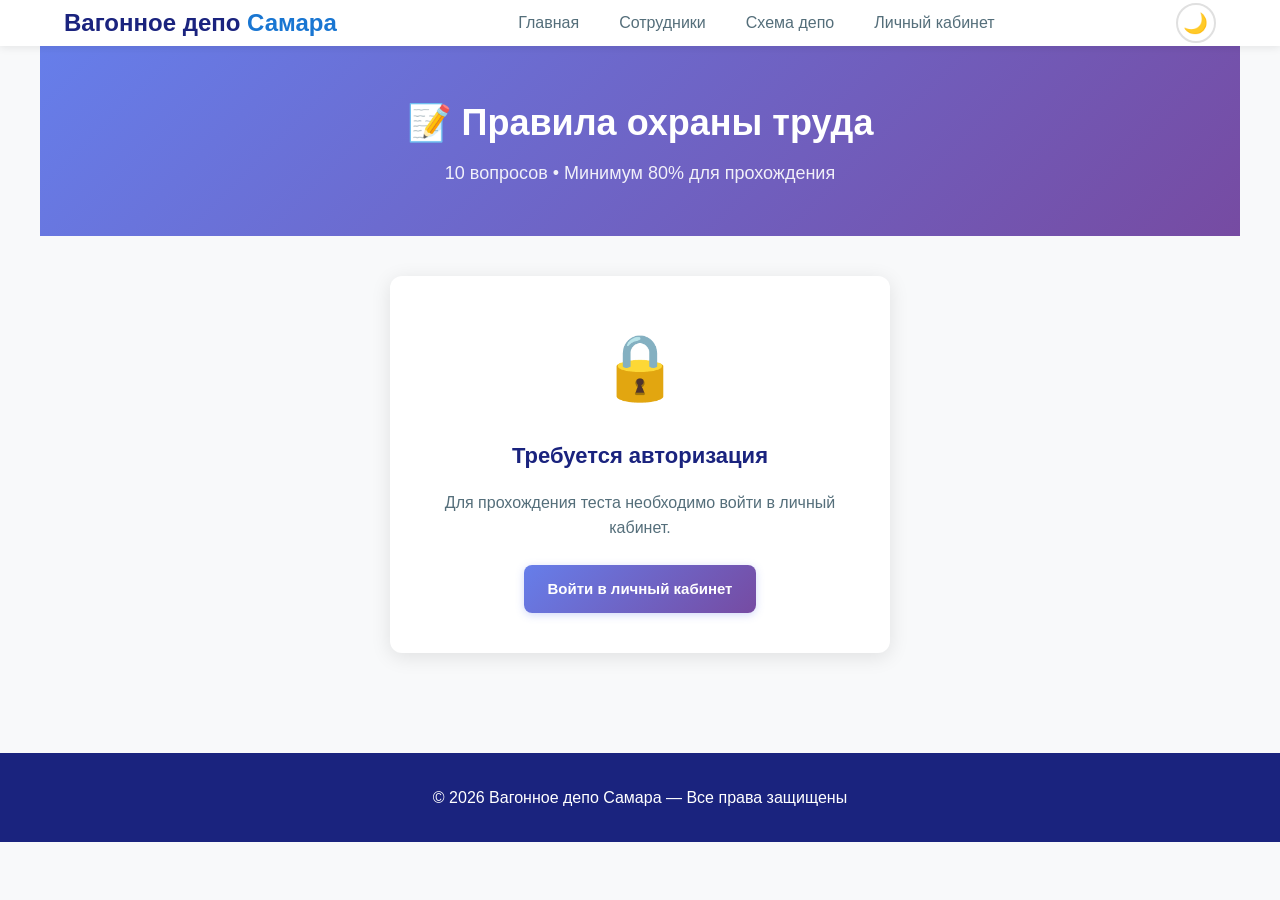
<file: docs/test1.html>
<!doctype html>
<html lang="ru">
<head>
  <meta charset="utf-8">
  <meta name="viewport" content="width=device-width,initial-scale=1">
  <meta http-equiv="Cache-Control" content="no-cache, no-store, must-revalidate">
  <meta http-equiv="Pragma" content="no-cache">
  <meta http-equiv="Expires" content="0">
  <meta name="api-base" content="">
  <title>Тест — Правила охраны труда</title>
  <link rel="stylesheet" href="styles.css?v=8">
  <script src="site.js"></script>
</head>
<body class="page-tests">
  <header class="site-header">
    <div class="container header-inner">
      <h1 class="logo">Вагонное депо <span>Самара</span></h1>
      <nav class="nav top-nav">
        <a href="index.html">Главная</a>
        <a href="team.html">Сотрудники</a>
        <a href="scheme.html">Схема депо</a>
        <a href="profile.html">Личный кабинет</a>
      </nav>
    </div>
  </header>

  <main class="container">
    <div class="quiz-header">
      <h2>📝 Правила охраны труда</h2>
      <p>10 вопросов • Минимум 80% для прохождения</p>
    </div>

    <div id="auth-gate" class="quiz-auth-gate">
      <div class="gate-icon">🔒</div>
      <h3>Требуется авторизация</h3>
      <p>Для прохождения теста необходимо войти в личный кабинет.</p>
      <a href="profile.html" class="btn btn-primary">Войти в личный кабинет</a>
    </div>

    <form id="quiz" style="display:none" class="quiz-form">
      <div class="quiz-progress">
        <span class="progress-label">Ответьте на все вопросы</span>
        <span class="progress-count" id="answered">0 / 10</span>
      </div>

      <ol>
        <!-- questions omitted for brevity -->
      </ol>

      <div class="quiz-actions">
        <button type="button" id="finish" class="btn btn-primary" style="padding:16px 48px;font-size:17px;">✅ Завершить тест</button>
      </div>
    </form>

    <div id="result" class="quiz-result" style="display:none"></div>
  </main>

  <footer class="site-footer">
    <div class="container">
      <p>© 2026 Вагонное депо Самара — Все права защищены</p>
    </div>
  </footer>

  <script>
    var API_BASE = (document.querySelector('meta[name="api-base"]')||{}).content || '';
    var currentUser = localStorage.getItem('currentUser');
    if (currentUser) {
      document.getElementById('auth-gate').style.display = 'none';
      document.getElementById('quiz').style.display = '';
    }

    // Track answered questions
    var form = document.getElementById('quiz');
    form.addEventListener('change', function(){
      var total = 10;
      var answered = 0;
      for(var i=1;i<=total;i++){
        if(form.querySelector('input[name="q'+i+'"]:checked')) answered++;
      }
      document.getElementById('answered').textContent = answered + ' / ' + total;
    });

    document.getElementById('finish').addEventListener('click', function(){
      var answers = { q1: '18', q2: '15', q3: 'stands', q4: 'year', q5: 'rags', q6: '7', q7: 'vest', q8: 'check', q9: 'designated', q10: 'help' };
      var score = 0;
      var fd = new FormData(form);
      for (var key in answers){
        if (fd.get(key) === answers[key]) score++;
      }
      var total = Object.keys(answers).length;
      var percent = Math.round(score / total * 100);
      var result = document.getElementById('result');
      var passed = percent >= 80;
      result.className = 'quiz-result ' + (passed ? 'pass' : 'fail');
      result.style.display = 'block';
      result.innerHTML = '<div class="result-icon">' + (passed ? '🎉' : '😔') + '</div>' +
        '<div class="result-score">' + percent + '%</div>' +
        '<strong>' + score + ' из ' + total + ' правильных ответов</strong>' +
        '<div class="result-text">' + (passed ? 'Отлично! Тест пройден успешно.' : 'К сожалению, тест не пройден. Необходимо набрать минимум 80%.') + '</div>';
      form.querySelectorAll('input').forEach(function(i){ i.disabled = true; });
      document.getElementById('finish').disabled = true;
      result.scrollIntoView({behavior:'smooth', block:'center'});

      if (!currentUser) return;
      var stat = { test: 'Правила охраны труда', score: percent, ts: Date.now() };

      var xhr1 = new XMLHttpRequest();
      xhr1.open('GET', API_BASE + '/api/profile/get?username=' + encodeURIComponent(currentUser), true);
      xhr1.onload = function(){
        if (xhr1.status !== 200) return;
        var profileData = JSON.parse(xhr1.responseText);
        if (!profileData.ok) return;
        var user = profileData.user;
        var stats = Array.isArray(user.stats) ? user.stats : [];
        stats.push(stat);
        var update = { stats: stats };

        var xhr2 = new XMLHttpRequest();
        xhr2.open('POST', API_BASE + '/api/profile/update', true);
        xhr2.setRequestHeader('Content-Type', 'application/json');
        xhr2.onload = function(){
          if (xhr2.status === 200) {
            var resp = JSON.parse(xhr2.responseText);
            if (resp.ok) {
              result.innerHTML += '<div class="result-saved">✅ Результат сохранён в профиле</div>';
            }
          }
        };
        xhr2.send(JSON.stringify({ username: currentUser, update: update }));
      };
      xhr1.send();
    });
  </script>
</body>
</html>
</file>
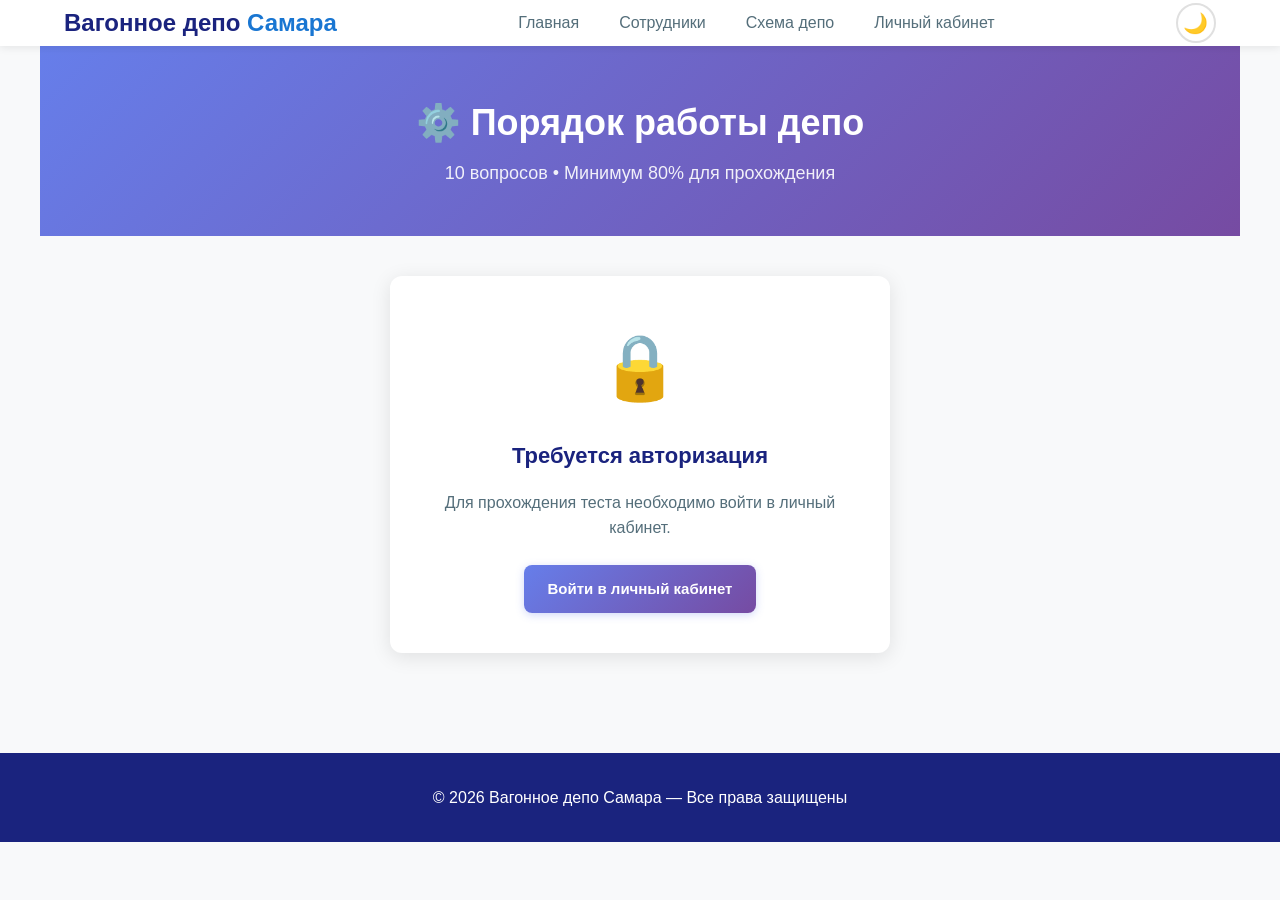
<file: docs/test2.html>
<!doctype html>
<html lang="ru">
<head>
  <meta charset="utf-8">
  <meta name="viewport" content="width=device-width,initial-scale=1">
  <meta http-equiv="Cache-Control" content="no-cache, no-store, must-revalidate">
  <meta http-equiv="Pragma" content="no-cache">
  <meta http-equiv="Expires" content="0">
  <title>Тест — Порядок работы депо</title>
  <link rel="stylesheet" href="styles.css?v=8">
  <script src="site.js"></script>
</head>
<body class="page-tests">
  <header class="site-header">
    <div class="container header-inner">
      <h1 class="logo">Вагонное депо <span>Самара</span></h1>
      <nav class="nav top-nav">
        <a href="index.html">Главная</a>
        <a href="team.html">Сотрудники</a>
        <a href="scheme.html">Схема депо</a>
        <a href="profile.html">Личный кабинет</a>
      </nav>
    </div>
  </header>

  <main class="container">
    <div class="quiz-header">
      <h2>⚙️ Порядок работы депо</h2>
      <p>10 вопросов • Минимум 80% для прохождения</p>
    </div>

    <div id="auth-gate" class="quiz-auth-gate">
      <div class="gate-icon">🔒</div>
      <h3>Требуется авторизация</h3>
      <p>Для прохождения теста необходимо войти в личный кабинет.</p>
      <a href="profile.html" class="btn btn-primary">Войти в личный кабинет</a>
    </div>

    <form id="quiz2" style="display:none" class="quiz-form">
      <div class="quiz-progress">
        <span class="progress-label">Ответьте на все вопросы</span>
        <span class="progress-count" id="answered2">0 / 10</span>
      </div>

      <ol>
        <li class="quiz-question">
          <p>1. Сколько часов длится рабочая неделя по правилам депо?</p>
          <label><input type="radio" name="q1" value="40"> 40 часов</label>
          <label><input type="radio" name="q1" value="35"> 35 часов</label>
          <label><input type="radio" name="q1" value="48"> 48 часов</label>
        </li>

        <li class="quiz-question">
          <p>2. Каково максимальное опоздание, после которого нужно уведомлять мастера?</p>
          <label><input type="radio" name="q2" value="30"> 30 минут</label>
          <label><input type="radio" name="q2" value="10"> 10 минут</label>
          <label><input type="radio" name="q2" value="60"> 60 минут</label>
        </li>

        <li class="quiz-question">
          <p>3. Через что осуществляется проход на территорию депо?</p>
          <label><input type="radio" name="q3" value="kpp"> Контрольно-пропускной пункт (КПП)</label>
          <label><input type="radio" name="q3" value="free"> Свободный проход</label>
          <label><input type="radio" name="q3" value="gate"> Только через ворота</label>
        </li>

        <li class="quiz-question">
          <p>4. Какой режим передвижения на территории для личного автотранспорта?</p>
          <label><input type="radio" name="q4" value="permits"> По специальным пропускам и не более 15 км/ч</label>
          <label><input type="radio" name="q4" value="free"> Свободно без ограничений</label>
          <label><input type="radio" name="q4" value="30"> Скорость до 30 км/ч</label>
        </li>

        <li class="quiz-question">
          <p>5. Кто утверждает график сменности?</p>
          <label><input type="radio" name="q5" value="boss"> Начальник депо</label>
          <label><input type="radio" name="q5" value="worker"> Любой работник</label>
          <label><input type="radio" name="q5" value="union"> Профсоюз</label>
        </li>

        <li class="quiz-question">
          <p>6. Каков стандартный перерыв для отдыха и питания?</p>
          <label><input type="radio" name="q6" value="1h"> 1 час</label>
          <label><input type="radio" name="q6" value="30m"> 30 минут</label>
          <label><input type="radio" name="q6" value="2h"> 2 часа</label>
        </li>

        <li class="quiz-question">
          <p>7. Как оплачивается работа в праздничные дни?</p>
          <label><input type="radio" name="q7" value="double"> В двойном размере или дополнительным днём отдыха</label>
          <label><input type="radio" name="q7" value="same"> В обычном размере</label>
          <label><input type="radio" name="q7" value="none"> Не оплачивается</label>
        </li>

        <li class="quiz-question">
          <p>8. Что фиксируется в табеле учёта рабочего времени при опоздании?</p>
          <label><input type="radio" name="q8" value="late"> Опоздание</label>
          <label><input type="radio" name="q8" value="none"> Ничего</label>
          <label><input type="radio" name="q8" value="absence"> Отсутствие</label>
        </li>

        <li class="quiz-question">
          <p>9. Как оформляется перевод работника в другую смену в обычных условиях?</p>
          <label><input type="radio" name="q9" value="written"> С письменного согласия работника и приказом</label>
          <label><input type="radio" name="q9" value="oral"> Устно</label>
          <label><input type="radio" name="q9" value="none"> Без оформления</label>
        </li>

        <li class="quiz-question">
          <p>10. Что делать при задержке более 30 минут?</p>
          <label><input type="radio" name="q10" value="notify"> Уведомить мастера или диспетчера</label>
          <label><input type="radio" name="q10" value="ignore"> Ничего не делать</label>
          <label><input type="radio" name="q10" value="leave"> Покинуть место</label>
        </li>
      </ol>

      <div class="quiz-actions">
        <button type="button" id="finish2" class="btn btn-primary" style="padding:16px 48px;font-size:17px;">✅ Завершить тест</button>
      </div>
    </form>

    <div id="result2" class="quiz-result" style="display:none"></div>
  </main>

  <footer class="site-footer">
    <div class="container">
      <p>© 2026 Вагонное депо Самара — Все права защищены</p>
    </div>
  </footer>

  <script>
    var currentUser = localStorage.getItem('currentUser');
    if (currentUser) {
      document.getElementById('auth-gate').style.display = 'none';
      document.getElementById('quiz2').style.display = '';
    }

    // Track answered questions
    var form = document.getElementById('quiz2');
    form.addEventListener('change', function(){
      var total = 10;
      var answered = 0;
      for(var i=1;i<=total;i++){
        if(form.querySelector('input[name="q'+i+'"]:checked')) answered++;
      }
      document.getElementById('answered2').textContent = answered + ' / ' + total;
    });

    document.getElementById('finish2').addEventListener('click', function(){
      var answers = { q1: '40', q2: '30', q3: 'kpp', q4: 'permits', q5: 'boss', q6: '1h', q7: 'double', q8: 'late', q9: 'written', q10: 'notify' };
      var score = 0;
      var fd = new FormData(form);
      for (var key in answers){
        if (fd.get(key) === answers[key]) score++;
      }
      var total = Object.keys(answers).length;
      var percent = Math.round(score / total * 100);
      var result = document.getElementById('result2');
      var passed = percent >= 80;
      result.className = 'quiz-result ' + (passed ? 'pass' : 'fail');
      result.style.display = 'block';
      result.innerHTML = '<div class="result-icon">' + (passed ? '🎉' : '😔') + '</div>' +
        '<div class="result-score">' + percent + '%</div>' +
        '<strong>' + score + ' из ' + total + ' правильных ответов</strong>' +
        '<div class="result-text">' + (passed ? 'Отлично! Тест пройден успешно.' : 'К сожалению, тест не пройден. Необходимо набрать минимум 80%.') + '</div>';
      form.querySelectorAll('input').forEach(function(i){ i.disabled = true; });
      document.getElementById('finish2').disabled = true;
      result.scrollIntoView({behavior:'smooth', block:'center'});

      if (!currentUser) return;
      var stat = { test: 'Порядок работы депо', score: percent, ts: Date.now() };

      var xhr1 = new XMLHttpRequest();
      xhr1.open('GET', '/api/profile/get?username=' + encodeURIComponent(currentUser), true);
      xhr1.onload = function(){
        if (xhr1.status !== 200) return;
        var profileData = JSON.parse(xhr1.responseText);
        if (!profileData.ok) return;
        var user = profileData.user;
        var stats = Array.isArray(user.stats) ? user.stats : [];
        stats.push(stat);
        var update = { stats: stats };

        var xhr2 = new XMLHttpRequest();
        xhr2.open('POST', '/api/profile/update', true);
        xhr2.setRequestHeader('Content-Type', 'application/json');
        xhr2.onload = function(){
          if (xhr2.status === 200) {
            var resp = JSON.parse(xhr2.responseText);
            if (resp.ok) {
              result.innerHTML += '<div class="result-saved">✅ Результат сохранён в профиле</div>';
            }
          }
        };
        xhr2.send(JSON.stringify({ username: currentUser, update: update }));
      };
      xhr1.send();
    });
  </script>
</body>
</html>
</file>
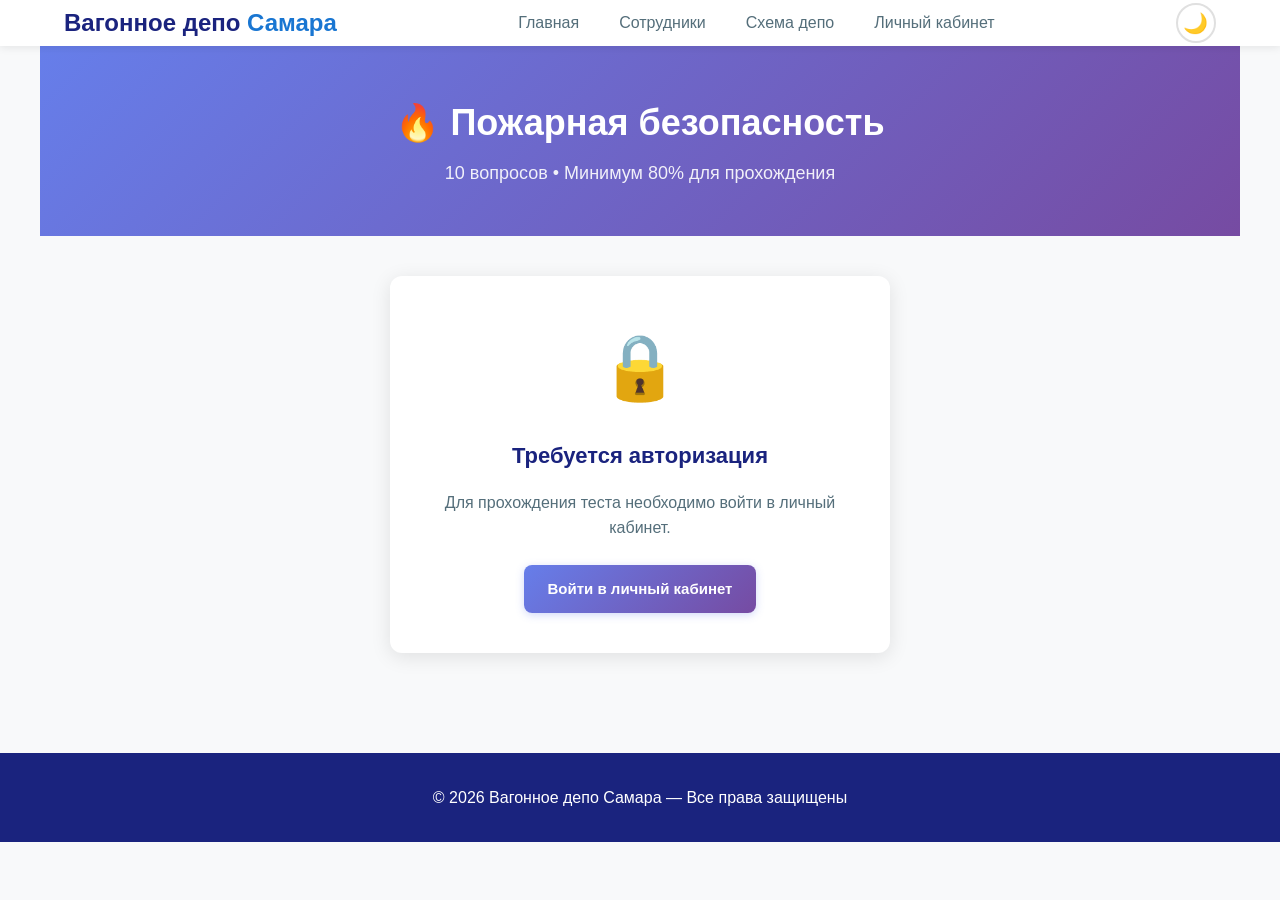
<file: docs/test3.html>
<!doctype html>
<html lang="ru">
<head>
  <meta charset="utf-8">
  <meta name="viewport" content="width=device-width,initial-scale=1">
  <meta http-equiv="Cache-Control" content="no-cache, no-store, must-revalidate">
  <meta http-equiv="Pragma" content="no-cache">
  <meta http-equiv="Expires" content="0">
  <title>Тест — Пожарная безопасность</title>
  <link rel="stylesheet" href="styles.css?v=8">
  <script src="site.js"></script>
</head>
<body class="page-tests">
  <header class="site-header">
    <div class="container header-inner">
      <h1 class="logo">Вагонное депо <span>Самара</span></h1>
      <nav class="nav top-nav">
        <a href="index.html">Главная</a>
        <a href="team.html">Сотрудники</a>
        <a href="scheme.html">Схема депо</a>
        <a href="profile.html">Личный кабинет</a>
      </nav>
    </div>
  </header>

  <main class="container">
    <div class="quiz-header">
      <h2>🔥 Пожарная безопасность</h2>
      <p>10 вопросов • Минимум 80% для прохождения</p>
    </div>

    <div id="auth-gate" class="quiz-auth-gate">
      <div class="gate-icon">🔒</div>
      <h3>Требуется авторизация</h3>
      <p>Для прохождения теста необходимо войти в личный кабинет.</p>
      <a href="profile.html" class="btn btn-primary">Войти в личный кабинет</a>
    </div>

    <form id="quiz" style="display:none" class="quiz-form">
      <div class="quiz-progress">
        <span class="progress-label">Ответьте на все вопросы</span>
        <span class="progress-count" id="answered">0 / 10</span>
      </div>

      <ol>
        <li class="quiz-question">
          <p>1. По какому номеру вызывается пожарная охрана?</p>
          <label><input type="radio" name="q1" value="101"> 101 (с мобильного — 112)</label>
          <label><input type="radio" name="q1" value="102"> 102</label>
          <label><input type="radio" name="q1" value="103"> 103</label>
        </li>

        <li class="quiz-question">
          <p>2. Что необходимо сделать в первую очередь при обнаружении пожара?</p>
          <label><input type="radio" name="q2" value="call"> Сообщить в пожарную охрану и руководству</label>
          <label><input type="radio" name="q2" value="run"> Покинуть здание</label>
          <label><input type="radio" name="q2" value="hide"> Спрятаться в безопасном месте</label>
        </li>

        <li class="quiz-question">
          <p>3. Где разрешается курить на территории депо?</p>
          <label><input type="radio" name="q3" value="designated"> Только в специально оборудованных местах</label>
          <label><input type="radio" name="q3" value="outside"> На улице в любом месте</label>
          <label><input type="radio" name="q3" value="workshop"> В цехах с хорошей вентиляцией</label>
        </li>

        <li class="quiz-question">
          <p>4. Как следует хранить промасленную ветошь?</p>
          <label><input type="radio" name="q4" value="metal"> В металлических ящиках с крышками</label>
          <label><input type="radio" name="q4" value="plastic"> В полиэтиленовых пакетах</label>
          <label><input type="radio" name="q4" value="floor"> На полу рядом с рабочим местом</label>
        </li>

        <li class="quiz-question">
          <p>5. Какой огнетушитель нельзя использовать для тушения электроустановок под напряжением?</p>
          <label><input type="radio" name="q5" value="water"> Водный (ОВ)</label>
          <label><input type="radio" name="q5" value="co2"> Углекислотный (ОУ)</label>
          <label><input type="radio" name="q5" value="powder"> Порошковый (ОП)</label>
        </li>

        <li class="quiz-question">
          <p>6. Каково минимальное расстояние от места хранения горючих материалов до источников огня?</p>
          <label><input type="radio" name="q6" value="5m"> 5 метров</label>
          <label><input type="radio" name="q6" value="1m"> 1 метр</label>
          <label><input type="radio" name="q6" value="10m"> 10 метров</label>
        </li>

        <li class="quiz-question">
          <p>7. Что необходимо сделать перед началом огневых работ (сварка, резка)?</p>
          <label><input type="radio" name="q7" value="permit"> Оформить наряд-допуск на огневые работы</label>
          <label><input type="radio" name="q7" value="nothing"> Достаточно устного разрешения</label>
          <label><input type="radio" name="q7" value="start"> Начать работу и потом оформить документы</label>
        </li>

        <li class="quiz-question">
          <p>8. Допускается ли загромождение путей эвакуации и выходов?</p>
          <label><input type="radio" name="q8" value="no"> Категорически запрещено</label>
          <label><input type="radio" name="q8" value="temp"> Допускается временно</label>
          <label><input type="radio" name="q8" value="yes"> Допускается при наличии запасного выхода</label>
        </li>

        <li class="quiz-question">
          <p>9. Как часто проводится проверка первичных средств пожаротушения?</p>
          <label><input type="radio" name="q9" value="quarter"> Не реже 1 раза в квартал</label>
          <label><input type="radio" name="q9" value="year"> 1 раз в год</label>
          <label><input type="radio" name="q9" value="5years"> 1 раз в 5 лет</label>
        </li>

        <li class="quiz-question">
          <p>10. Что запрещается делать при тушении пожара водой?</p>
          <label><input type="radio" name="q10" value="electric"> Тушить электроустановки под напряжением</label>
          <label><input type="radio" name="q10" value="wood"> Тушить деревянные конструкции</label>
          <label><input type="radio" name="q10" value="paper"> Тушить бумагу и картон</label>
        </li>
      </ol>

      <div class="quiz-actions">
        <button type="button" id="finish" class="btn btn-primary" style="padding:16px 48px;font-size:17px;">✅ Завершить тест</button>
      </div>
    </form>

    <div id="result" class="quiz-result" style="display:none"></div>
  </main>

  <footer class="site-footer">
    <div class="container">
      <p>© 2026 Вагонное депо Самара — Все права защищены</p>
    </div>
  </footer>

  <script>
    var currentUser = localStorage.getItem('currentUser');
    if (currentUser) {
      document.getElementById('auth-gate').style.display = 'none';
      document.getElementById('quiz').style.display = '';
    }

    var form = document.getElementById('quiz');
    form.addEventListener('change', function(){
      var total = 10;
      var answered = 0;
      for(var i=1;i<=total;i++){
        if(form.querySelector('input[name="q'+i+'"]:checked')) answered++;
      }
      document.getElementById('answered').textContent = answered + ' / ' + total;
    });

    document.getElementById('finish').addEventListener('click', function(){
      var answers = { q1: '101', q2: 'call', q3: 'designated', q4: 'metal', q5: 'water', q6: '5m', q7: 'permit', q8: 'no', q9: 'quarter', q10: 'electric' };
      var score = 0;
      var fd = new FormData(form);
      for (var key in answers){
        if (fd.get(key) === answers[key]) score++;
      }
      var total = Object.keys(answers).length;
      var percent = Math.round(score / total * 100);
      var result = document.getElementById('result');
      var passed = percent >= 80;
      result.className = 'quiz-result ' + (passed ? 'pass' : 'fail');
      result.style.display = 'block';
      result.innerHTML = '<div class="result-icon">' + (passed ? '🎉' : '😔') + '</div>' +
        '<div class="result-score">' + percent + '%</div>' +
        '<strong>' + score + ' из ' + total + ' правильных ответов</strong>' +
        '<div class="result-text">' + (passed ? 'Отлично! Тест пройден успешно.' : 'К сожалению, тест не пройден. Необходимо набрать минимум 80%.') + '</div>';
      form.querySelectorAll('input').forEach(function(i){ i.disabled = true; });
      document.getElementById('finish').disabled = true;
      result.scrollIntoView({behavior:'smooth', block:'center'});

      if (!currentUser) return;
      var stat = { test: 'Пожарная безопасность', score: percent, ts: Date.now() };

      var xhr1 = new XMLHttpRequest();
      xhr1.open('GET', '/api/profile/get?username=' + encodeURIComponent(currentUser), true);
      xhr1.onload = function(){
        if (xhr1.status !== 200) return;
        var profileData = JSON.parse(xhr1.responseText);
        if (!profileData.ok) return;
        var user = profileData.user;
        var stats = Array.isArray(user.stats) ? user.stats : [];
        stats.push(stat);
        var update = { stats: stats };

        var xhr2 = new XMLHttpRequest();
        xhr2.open('POST', '/api/profile/update', true);
        xhr2.setRequestHeader('Content-Type', 'application/json');
        xhr2.onload = function(){
          if (xhr2.status === 200) {
            var resp = JSON.parse(xhr2.responseText);
            if (resp.ok) {
              result.innerHTML += '<div class="result-saved">✅ Результат сохранён в профиле</div>';
            }
          }
        };
        xhr2.send(JSON.stringify({ username: currentUser, update: update }));
      };
      xhr1.send();
    });
  </script>
</body>
</html>
</file>
<file: docs/styles.css>
*{box-sizing:border-box}

/* ===== Theme variables ===== */
:root{
  --bg-body:#f8f9fa;
  --bg-card:#fff;
  --bg-card-alt:#f8f9fa;
  --bg-header:#fff;
  --bg-input:#fff;
  --text-primary:#2c3e50;
  --text-secondary:#546e7a;
  --text-heading:#1a237e;
  --text-accent:#1976d2;
  --border-color:#e0e0e0;
  --border-light:#ddd;
  --shadow-sm:0 2px 8px rgba(0,0,0,0.08);
  --shadow-md:0 2px 12px rgba(0,0,0,0.08);
  --shadow-lg:0 4px 20px rgba(0,0,0,0.1);
  --hover-bg:#e3f2fd;
  --nav-link:#546e7a;
  --nav-active-bg:#1976d2;
  --nav-active-text:#fff;
}
[data-theme="dark"]{
  --bg-body:#181a20;
  --bg-card:#23262f;
  --bg-card-alt:#2a2d37;
  --bg-header:#1e2028;
  --bg-input:#2a2d37;
  --text-primary:#e0e0e0;
  --text-secondary:#a0aab4;
  --text-heading:#90caf9;
  --text-accent:#64b5f6;
  --border-color:#363944;
  --border-light:#363944;
  --shadow-sm:0 2px 8px rgba(0,0,0,0.3);
  --shadow-md:0 2px 12px rgba(0,0,0,0.3);
  --shadow-lg:0 4px 20px rgba(0,0,0,0.4);
  --hover-bg:#2a3a4a;
  --nav-link:#a0aab4;
  --nav-active-bg:#1976d2;
  --nav-active-text:#fff;
}

body{
  font-family:'Segoe UI',Roboto,'Helvetica Neue',Arial,sans-serif;
  margin:0;
  color:var(--text-primary);
  background:var(--bg-body);
  line-height:1.6;
  transition:background 0.3s ease, color 0.3s ease;
}

/* Theme toggle button */
.theme-toggle-btn{
  background:none;
  border:2px solid var(--border-color);
  border-radius:50%;
  width:40px;
  height:40px;
  font-size:20px;
  cursor:pointer;
  display:flex;
  align-items:center;
  justify-content:center;
  transition:all 0.2s ease;
  flex-shrink:0;
  line-height:1;
  padding:0;
}
.theme-toggle-btn:hover{
  background:var(--hover-bg);
  transform:rotate(20deg);
}

/* Header */
header.site-header{
  background:var(--bg-header);
  box-shadow:var(--shadow-sm);
  position:sticky;
  top:0;
  z-index:1000;
  transition:background 0.3s ease;
}
header .container{max-width:1200px;margin:0 auto;padding:0 24px}
.header-inner{display:flex;align-items:center;justify-content:space-between;padding:16px 0}
h1.logo{
  margin:0;
  font-size:24px;
  font-weight:700;
  color:var(--text-heading);
}
h1.logo span{color:var(--text-accent)}
nav.top-nav{display:flex;gap:8px;align-items:center}
nav.top-nav a{
  color:var(--nav-link);
  font-weight:500;
  padding:10px 16px;
  border-radius:8px;
  text-decoration:none;
  transition:all 0.2s ease;
}
nav.top-nav a:hover{background:var(--hover-bg);color:var(--text-accent)}
nav.top-nav a.active{background:var(--nav-active-bg);color:var(--nav-active-text)}

/* Main container */
main.container,main .container{
  max-width:1200px;
  margin:0 auto;
  padding:40px 24px;
}

/* Hero section */
.hero{
  background:linear-gradient(135deg,#667eea 0%,#764ba2 100%);
  padding:80px 0;
  color:#fff;
  margin:0;
}
.hero-inner{
  display:grid;
  grid-template-columns:2fr 1fr;
  gap:40px;
  align-items:start;
}
.hero-text h2{
  font-size:42px;
  margin:0 0 20px 0;
  line-height:1.2;
}
.hero-text .lead{
  font-size:20px;
  margin:0 0 32px 0;
  opacity:0.95;
  line-height:1.6;
}
.hero-buttons{
  display:flex;
  gap:16px;
}
.contact-card{
  background:rgba(255,255,255,0.15);
  backdrop-filter:blur(10px);
  padding:24px;
  border-radius:12px;
  border:1px solid rgba(255,255,255,0.2);
}
.contact-card h4{
  margin:0 0 16px 0;
  font-size:20px;
  border-bottom:2px solid rgba(255,255,255,0.3);
  padding-bottom:12px;
}
.contact-card p{
  margin:0 0 16px 0;
  font-size:15px;
}
.contact-card p:last-child{
  margin-bottom:0;
}
.contact-card a{
  color:#fff;
  text-decoration:none;
  border-bottom:1px solid rgba(255,255,255,0.5);
  transition:border-color 0.2s ease;
}
.contact-card a:hover{
  border-bottom-color:#fff;
}

/* Features section */
.features{
  padding:80px 0;
}
.section-title{
  text-align:center;
  font-size:36px;
  color:#1a237e;
  margin:0 0 48px 0;
}
.features-grid{
  display:grid;
  grid-template-columns:repeat(auto-fit,minmax(250px,1fr));
  gap:24px;
  margin-top:32px;
}
.feature-card{
  background:var(--bg-card);
  padding:32px 24px;
  border-radius:12px;
  box-shadow:var(--shadow-md);
  text-align:center;
  transition:all 0.3s ease;
}
.feature-card:hover{
  transform:translateY(-8px);
  box-shadow:0 8px 24px rgba(0,0,0,0.15);
}
.feature-icon{
  font-size:48px;
  margin-bottom:16px;
}
.feature-card h4{
  margin:0 0 12px 0;
  color:var(--text-heading);
  font-size:20px;
}
.feature-card p{
  margin:0;
  color:var(--text-secondary);
  line-height:1.6;
}

/* Search panel */
.search-panel{
  background:linear-gradient(135deg,#667eea 0%,#764ba2 100%);
  padding:40px 0;
  color:#fff;
  margin:0;
}
.search-title{
  margin:0 0 20px 0;
  font-size:28px;
  text-align:center;
}
.search-input{
  width:100%;
  max-width:600px;
  margin:0 auto;
  display:block;
  padding:16px 24px;
  border:none;
  border-radius:12px;
  font-size:16px;
  box-shadow:0 4px 16px rgba(0,0,0,0.15);
}
.search-input:focus{
  outline:none;
  box-shadow:0 4px 20px rgba(255,255,255,0.3);
}
.search-hint{
  text-align:center;
  margin:12px 0 0 0;
  font-size:14px;
  min-height:20px;
  opacity:0.9;
}

/* Profiles grid (team page) */
.profiles-grid{
  display:grid;
  grid-template-columns:repeat(auto-fill,minmax(280px,1fr));
  gap:24px;
  margin-top:32px;
}
.profile-card{
  background:var(--bg-card);
  padding:24px;
  border-radius:12px;
  box-shadow:var(--shadow-md);
  transition:all 0.3s ease;
  display:flex;
  flex-direction:column;
  align-items:center;
  text-align:center;
}
.profile-card:hover{
  transform:translateY(-6px);
  box-shadow:0 8px 24px rgba(0,0,0,0.15);
}
.profile-card .avatar{
  width:100px;
  height:100px;
  border-radius:50%;
  overflow:hidden;
  margin-bottom:16px;
  background:linear-gradient(135deg,#667eea,#764ba2);
  display:flex;
  align-items:center;
  justify-content:center;
}
.profile-card .avatar img{
  width:100%;
  height:100%;
  object-fit:cover;
}
.profile-info{
  width:100%;
}
.profile-card .position{
  font-size:13px;
  color:var(--text-accent);
  font-weight:600;
  text-transform:uppercase;
  letter-spacing:0.5px;
  margin-bottom:8px;
}
.profile-card .name{
  font-size:20px;
  font-weight:700;
  color:var(--text-heading);
  margin-bottom:12px;
}
.profile-card .bio{
  font-size:14px;
  color:var(--text-secondary);
  line-height:1.6;
}

/* Avatar color variants for team grid */
.avatar.color1{background:linear-gradient(135deg,#667eea,#764ba2)!important}
.avatar.color2{background:linear-gradient(135deg,#f093fb,#f5576c)!important}
.avatar.color3{background:linear-gradient(135deg,#4facfe,#00f2fe)!important}
.avatar.color4{background:linear-gradient(135deg,#43e97b,#38f9d7)!important}
.avatar.color5{background:linear-gradient(135deg,#fa709a,#fee140)!important}
.avatar.color6{background:linear-gradient(135deg,#30cfd0,#330867)!important}
.avatar.color7{background:linear-gradient(135deg,#a8edea,#fed6e3)!important}
.avatar.color8{background:linear-gradient(135deg,#ff9a56,#ff6a88)!important}

/* Profile Header (cabinet) */
.profile-header{
  display:flex;
  justify-content:space-between;
  align-items:center;
  background:var(--bg-card);
  padding:24px;
  border-radius:12px;
  box-shadow:var(--shadow-md);
  margin-bottom:24px;
}
.profile-user-info{
  display:flex;
  align-items:center;
  gap:16px;
}
.profile-avatar{
  width:64px;
  height:64px;
  border-radius:50%;
  object-fit:cover;
  border:3px solid #1976d2;
}

/* Cabinet Tabs */
.cabinet-tabs{
  display:flex;
  gap:8px;
  background:var(--bg-card);
  padding:8px;
  border-radius:12px 12px 0 0;
  box-shadow:var(--shadow-sm);
  overflow-x:auto;
}
.tab-btn{
  flex:1;
  min-width:120px;
  padding:12px 20px;
  background:transparent;
  border:none;
  border-radius:8px;
  font-size:15px;
  font-weight:500;
  color:var(--text-secondary);
  cursor:pointer;
  transition:all 0.2s ease;
  white-space:nowrap;
}
.tab-btn:hover{
  background:var(--hover-bg);
  color:var(--text-accent);
}
.tab-btn.active{
  background:linear-gradient(135deg,#667eea 0%,#764ba2 100%);
  color:#fff;
  box-shadow:0 2px 8px rgba(102,126,234,0.3);
}

/* Tab Content */
.tab-content{
  background:var(--bg-card);
  padding:32px;
  border-radius:0 0 12px 12px;
  box-shadow:var(--shadow-md);
  min-height:400px;
}
.tab-pane{
  display:none;
}
.tab-pane.active{
  display:block;
}

/* Profile Form */
.profile-form{
  max-width:900px;
}
.form-row{
  display:flex;
  gap:32px;
  margin-bottom:24px;
}
.profile-photo-section{
  flex-shrink:0;
}
.profile-photo-large{
  width:160px;
  height:160px;
  border-radius:12px;
  object-fit:cover;
  border:2px solid #e0e0e0;
}
.profile-fields{
  flex:1;
  display:grid;
  grid-template-columns:1fr 1fr;
  gap:16px;
}
.form-group{
  display:flex;
  flex-direction:column;
}
.form-group label{
  font-size:14px;
  font-weight:500;
  color:var(--text-secondary);
  margin-bottom:6px;
}
.form-input{
  padding:10px 14px;
  border:1px solid var(--border-light);
  border-radius:8px;
  font-size:15px;
  background:var(--bg-input);
  color:var(--text-primary);
  transition:all 0.2s ease;
}
.form-input:focus{
  outline:none;
  border-color:var(--text-accent);
  box-shadow:0 0 0 3px rgba(25,118,210,0.15);
}

/* Tasks Section */
.tasks-section,.stats-section,.history-section{
  margin-bottom:32px;
}
.tasks-list{
  list-style:none;
  padding:0;
}
.tasks-list li{
  padding:12px 16px;
  background:var(--bg-card-alt);
  border-radius:8px;
  margin-bottom:8px;
  display:flex;
  align-items:center;
  gap:12px;
  color:var(--text-primary);
}
.tasks-list input[type="checkbox"]{
  width:20px;
  height:20px;
  cursor:pointer;
}

/* Stats Card */
.stats-card{
  background:linear-gradient(135deg,#667eea 0%,#764ba2 100%);
  color:#fff;
  padding:24px;
  border-radius:12px;
  box-shadow:0 4px 16px rgba(102,126,234,0.3);
}
.stat-item{
  display:flex;
  justify-content:space-between;
  margin-bottom:12px;
  font-size:16px;
}
.stat-label{
  font-weight:500;
}
.stat-value{
  font-size:20px;
  font-weight:700;
}
.progress-bar{
  width:100%;
  height:12px;
  background:rgba(255,255,255,0.3);
  border-radius:6px;
  overflow:hidden;
  margin-top:16px;
}
.progress-fill{
  height:100%;
  background:#fff;
  transition:width 0.3s ease;
  border-radius:6px;
}

/* History List */
.history-list{
  list-style:none;
  padding:0;
}
.history-item{
  display:flex;
  justify-content:space-between;
  align-items:center;
  padding:14px 16px;
  background:var(--bg-card-alt);
  border-radius:8px;
  margin-bottom:8px;
}
.history-test{
  font-weight:500;
  flex:1;
}
.history-score{
  padding:4px 12px;
  border-radius:6px;
  font-weight:600;
  margin:0 12px;
}
.history-score.pass{
  background:#4caf50;
  color:#fff;
}
.history-score.fail{
  background:#f44336;
  color:#fff;
}
.history-date{
  color:#666;
  font-size:14px;
}

/* Accounting Section */
.accounting-section h4{
  margin-top:0;
  color:var(--text-heading);
}
.payroll-request-form{
  display:flex;
  gap:16px;
  align-items:flex-end;
  margin-bottom:24px;
  flex-wrap:wrap;
}
.payroll-request-form label{
  display:flex;
  flex-direction:column;
  font-weight:500;
  color:var(--text-secondary);
}
.payroll-list{
  list-style:none;
  padding:0;
}
.payroll-item{
  display:flex;
  justify-content:space-between;
  align-items:center;
  padding:14px 16px;
  background:var(--bg-card-alt);
  border-radius:8px;
  margin-bottom:8px;
}
.payroll-period{
  font-weight:500;
}
.payroll-status{
  padding:4px 12px;
  border-radius:6px;
  font-size:14px;
  font-weight:500;
}
.status-processing{
  background:#ff9800;
  color:#fff;
}
.status-ready{
  background:#4caf50;
  color:#fff;
}
.payroll-date{
  color:#666;
  font-size:14px;
}

/* News Section */
.news-section{
  display:flex;
  flex-direction:column;
  gap:20px;
}
.news-card{
  background:var(--bg-card);
  border:1px solid var(--border-color);
  border-left:4px solid var(--text-accent);
  border-radius:8px;
  padding:20px;
  transition:all 0.2s ease;
}
.news-card:hover{
  box-shadow:0 4px 16px rgba(0,0,0,0.1);
  transform:translateY(-2px);
}
.news-header{
  display:flex;
  justify-content:space-between;
  align-items:center;
  margin-bottom:12px;
}
.news-badge{
  padding:4px 12px;
  border-radius:6px;
  font-size:13px;
  font-weight:600;
  text-transform:uppercase;
}
.news-badge.important{
  background:#f44336;
  color:#fff;
}
.news-badge.info{
  background:#2196f3;
  color:#fff;
}
.news-badge.success{
  background:#4caf50;
  color:#fff;
}
.news-date{
  color:#666;
  font-size:14px;
}
.news-title{
  margin:0 0 12px 0;
  color:var(--text-heading);
  font-size:18px;
}
.news-content{
  margin:0;
  color:var(--text-secondary);
  line-height:1.7;
}

/* Notifications Section */
.notifications-section{
  display:flex;
  flex-direction:column;
  gap:12px;
}
.notification-item{
  display:flex;
  gap:16px;
  padding:16px;
  background:var(--bg-card-alt);
  border-radius:8px;
  border-left:4px solid var(--border-color);
  transition:all 0.2s ease;
}
.notification-item.unread{
  background:var(--hover-bg);
  border-left-color:var(--text-accent);
}
.notification-item:hover{
  box-shadow:0 2px 8px rgba(0,0,0,0.1);
}
.notification-icon{
  font-size:32px;
  flex-shrink:0;
}
.notification-content{
  flex:1;
}
.notification-content h4{
  margin:0 0 8px 0;
  font-size:16px;
  color:var(--text-heading);
}
.notification-content p{
  margin:0 0 8px 0;
  color:var(--text-secondary);
  font-size:14px;
}
.notification-time{
  color:#999;
  font-size:13px;
}

/* Buttons */
.btn{
  padding:12px 24px;
  border:none;
  border-radius:8px;
  font-size:15px;
  font-weight:600;
  cursor:pointer;
  transition:all 0.2s ease;
  text-decoration:none;
  display:inline-block;
}
.btn-primary{
  background:linear-gradient(135deg,#667eea 0%,#764ba2 100%);
  color:#fff;
  box-shadow:0 2px 8px rgba(102,126,234,0.3);
}
.btn-primary:hover{
  transform:translateY(-2px);
  box-shadow:0 4px 16px rgba(102,126,234,0.4);
}
.btn-secondary{
  background:#fff;
  color:#667eea;
  border:2px solid #667eea;
}
.btn-secondary:hover{
  background:#667eea;
  color:#fff;
}

/* Login card */
.login-card{
  max-width:400px;
  margin:40px auto;
  background:var(--bg-card);
  padding:32px;
  border-radius:12px;
  box-shadow:var(--shadow-lg);
}
.login-card h3{
  margin-top:0;
  color:var(--text-heading);
  text-align:center;
}
.login-card label{
  display:block;
  margin-bottom:16px;
  font-weight:500;
  color:var(--text-secondary);
}
.login-card input{
  width:100%;
  padding:10px 14px;
  border:1px solid var(--border-light);
  border-radius:8px;
  margin-top:6px;
  font-size:15px;
  background:var(--bg-input);
  color:var(--text-primary);
}
.login-card input:focus{
  outline:none;
  border-color:var(--text-accent);
  box-shadow:0 0 0 3px rgba(25,118,210,0.15);
}
.login-card button{
  width:100%;
  margin-top:8px;
}

/* Instructions page */
.instruction-intro{
  background:var(--hover-bg);
  padding:20px;
  border-radius:8px;
  border-left:4px solid var(--text-accent);
  margin-bottom:24px;
}
.instr-details{
  background:var(--bg-card);
  border:1px solid var(--border-color);
  border-radius:8px;
  margin-bottom:16px;
  overflow:hidden;
}
.instr-summary{
  padding:16px 20px;
  background:var(--bg-card-alt);
  cursor:pointer;
  font-weight:600;
  font-size:16px;
  color:var(--text-heading);
  user-select:none;
}
.instr-summary:hover{
  background:var(--hover-bg);
}
.instr-content{
  padding:24px;
  line-height:1.8;
}
.instr-content h3{
  color:var(--text-heading);
  border-bottom:2px solid var(--text-accent);
  padding-bottom:8px;
  margin-top:32px;
}
.instr-content h4{
  color:var(--text-secondary);
  margin-top:24px;
}
.instr-content ul{
  padding-left:24px;
}
.instr-content li{
  margin-bottom:8px;
}

/* Tests section */
.tests-section{
  margin-top:48px;
}
.tests-grid{
  display:grid;
  grid-template-columns:repeat(auto-fit,minmax(300px,1fr));
  gap:24px;
  margin-top:24px;
}
.test-card{
  background:var(--bg-card);
  padding:32px;
  border-radius:12px;
  box-shadow:var(--shadow-md);
  text-align:center;
  transition:all 0.3s ease;
}
.test-card:hover{
  transform:translateY(-8px);
  box-shadow:0 8px 24px rgba(0,0,0,0.15);
}
.test-icon{
  font-size:64px;
  margin-bottom:16px;
}
.test-title{
  margin:0 0 12px 0;
  color:var(--text-heading);
  font-size:20px;
}
.test-desc{
  margin:0 0 24px 0;
  color:var(--text-secondary);
  line-height:1.6;
}

/* Scheme placeholder */
.scheme-placeholder{
  text-align:center;
  padding:60px 32px;
  background:var(--bg-card);
  border-radius:12px;
  box-shadow:var(--shadow-md);
}
.scheme-placeholder .scheme-icon{
  font-size:96px;
  margin-bottom:24px;
}
.scheme-info{
  max-width:600px;
  margin:32px auto 0;
  text-align:left;
}
.scheme-info ul{
  list-style:none;
  padding:0;
}
.scheme-info li{
  padding:12px 16px;
  background:var(--bg-card-alt);
  border-radius:8px;
  margin-bottom:8px;
  font-size:16px;
}

/* Quiz pages */
.quiz-header{
  background:linear-gradient(135deg,#667eea 0%,#764ba2 100%);
  padding:48px 0;
  color:#fff;
  text-align:center;
  margin:-40px -24px 40px;
}
.quiz-header h2{
  margin:0 0 8px 0;
  font-size:36px;
}
.quiz-header p{
  margin:0;
  font-size:18px;
  opacity:0.9;
}
.quiz-auth-gate{
  max-width:500px;
  margin:0 auto;
  padding:40px;
  background:#fff;
  border-radius:12px;
  box-shadow:0 4px 20px rgba(0,0,0,0.1);
  text-align:center;
}
.quiz-auth-gate .gate-icon{
  font-size:64px;
  margin-bottom:20px;
}
.quiz-auth-gate h3{
  margin:0 0 16px 0;
  color:#1a237e;
  font-size:22px;
}
.quiz-auth-gate p{
  margin:0 0 24px 0;
  color:#546e7a;
  font-size:16px;
}
.quiz-form{
  max-width:800px;
  margin:0 auto;
}
.quiz-form ol{
  list-style:none;
  padding:0;
  counter-reset:quiz-counter;
}
.quiz-question{
  background:var(--bg-card);
  border-radius:12px;
  padding:24px;
  margin-bottom:20px;
  box-shadow:var(--shadow-md);
  border-left:4px solid #667eea;
  counter-increment:quiz-counter;
}
.quiz-question p{
  font-size:17px;
  font-weight:600;
  color:var(--text-heading);
  margin:0 0 16px 0;
}
.quiz-question label{
  display:flex;
  align-items:center;
  gap:12px;
  padding:12px 16px;
  margin-bottom:8px;
  background:var(--bg-card-alt);
  border-radius:8px;
  cursor:pointer;
  transition:all 0.2s ease;
  font-size:15px;
  color:var(--text-primary);
}
.quiz-question label:hover{
  background:var(--hover-bg);
}
.quiz-question input[type="radio"]{
  width:20px;
  height:20px;
  accent-color:#667eea;
  flex-shrink:0;
}
.quiz-question label:has(input:checked){
  background:#e8eaf6;
  border:1px solid #667eea;
  font-weight:500;
  color:#1a237e;
}
[data-theme="dark"] .quiz-question label:has(input:checked){
  background:#2a2d4a;
  border-color:#7c8cf0;
  color:#c5cae9;
}
.quiz-actions{
  text-align:center;
  margin-top:32px;
}
.quiz-result{
  max-width:800px;
  margin:24px auto 0;
  padding:24px;
  border-radius:12px;
  text-align:center;
  font-size:18px;
}
.quiz-result.pass{
  background:#e8f5e9;
  border:2px solid #4caf50;
  color:#2e7d32;
}
.quiz-result.fail{
  background:#fce4ec;
  border:2px solid #f44336;
  color:#c62828;
}
.quiz-result .result-icon{
  font-size:64px;
  margin-bottom:16px;
}
.quiz-result .result-score{
  font-size:48px;
  font-weight:700;
  margin:8px 0;
}
.quiz-result .result-text{
  font-size:16px;
  margin-top:8px;
}
.quiz-result .result-saved{
  margin-top:12px;
  color:#4caf50;
  font-size:15px;
}
.quiz-progress{
  max-width:800px;
  margin:0 auto 24px;
  display:flex;
  justify-content:space-between;
  align-items:center;
  background:var(--bg-card);
  padding:16px 24px;
  border-radius:12px;
  box-shadow:var(--shadow-sm);
}
.quiz-progress .progress-label{
  font-size:14px;
  color:var(--text-secondary);
}
.quiz-progress .progress-count{
  font-weight:600;
  color:var(--text-heading);
}

/* Footer */
.site-footer{
  background:#1a237e;
  color:#fff;
  padding:32px 0;
  text-align:center;
  margin-top:60px;
}
.site-footer p{
  margin:0;
}

/* Test Summary Cards */
.test-summary-grid{
  display:flex;
  flex-direction:column;
  gap:12px;
}
.test-summary-card{
  display:flex;
  align-items:center;
  gap:16px;
  padding:16px 20px;
  background:var(--bg-card-alt);
  border-radius:10px;
  border-left:4px solid var(--border-color);
  transition:all 0.2s ease;
}
.test-summary-card:hover{
  box-shadow:0 2px 10px rgba(0,0,0,0.08);
}
.test-summary-card.passed{
  border-left-color:#4caf50;
  background:#f1f8e9;
}
.test-summary-card.not-passed{
  border-left-color:#f44336;
  background:#fce4ec;
}
.test-summary-card.not-taken{
  border-left-color:#bdbdbd;
}
.test-summary-icon{
  font-size:36px;
  flex-shrink:0;
}
.test-summary-info{
  flex:1;
}
.test-summary-name{
  font-weight:600;
  font-size:16px;
  color:var(--text-heading);
  margin-bottom:4px;
}
.test-summary-score{
  font-size:14px;
  color:var(--text-secondary);
}
.test-summary-attempts{
  font-size:13px;
  color:#999;
  margin-top:2px;
}
.test-summary-status{
  font-weight:600;
  font-size:14px;
  padding:6px 14px;
  border-radius:6px;
  white-space:nowrap;
}
.test-summary-status.passed{
  background:#4caf50;
  color:#fff;
}
.test-summary-status.not-passed{
  background:#f44336;
  color:#fff;
}
.test-summary-status.not-taken{
  background:#e0e0e0;
  color:#666;
}

/* Responsive */
@media (max-width:900px){
  .header-inner{flex-direction:column;gap:16px}
  nav.top-nav{flex-wrap:wrap;justify-content:center}
  .hero-inner{grid-template-columns:1fr;gap:32px}
  .features-grid{grid-template-columns:1fr}
  .profiles-grid{grid-template-columns:repeat(auto-fill,minmax(240px,1fr))}
  .profile-fields{grid-template-columns:1fr}
  .form-row{flex-direction:column}
  .cabinet-tabs{overflow-x:auto}
  .tab-btn{flex:none;min-width:140px}
}
@media (max-width:600px){
  .hero-text h2{font-size:32px}
  .hero-text .lead{font-size:16px}
  main.container{padding:24px 16px}
  .tab-content{padding:20px}
  .hero{padding:40px 0}
  .features{padding:40px 0}
  .section-title{font-size:28px}
}
</file>
